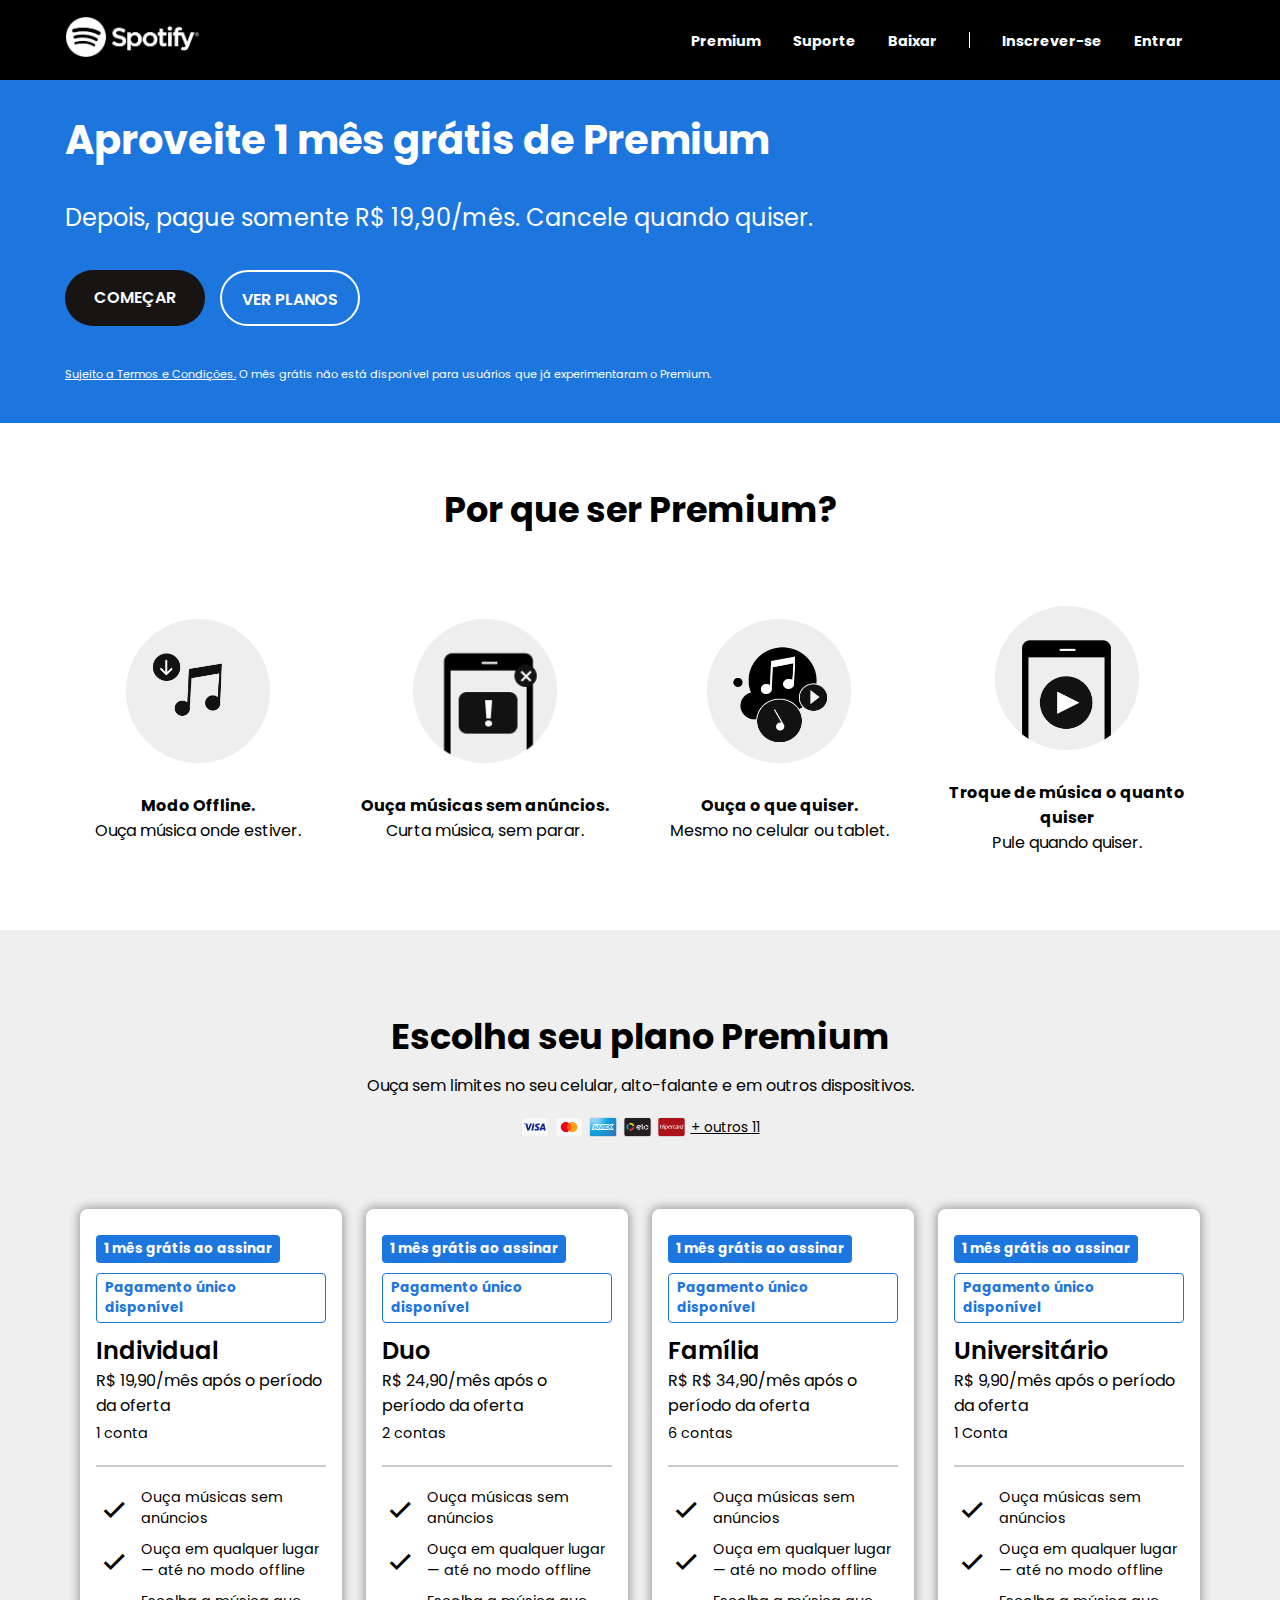
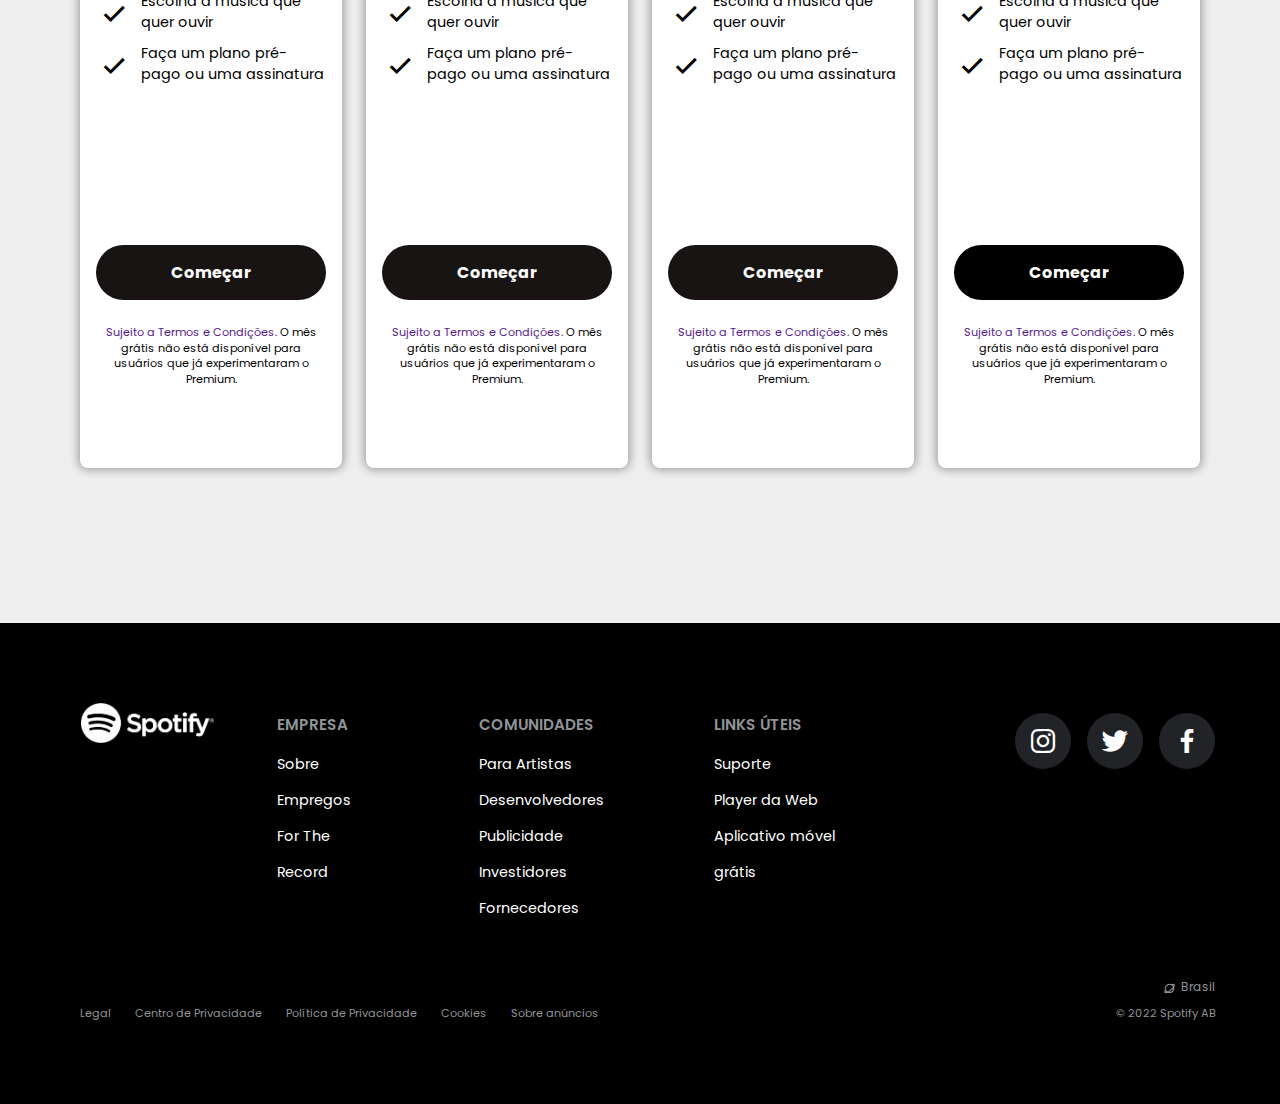
<file: index.html>
<!DOCTYPE html>
<html lang="pt-br">
<head>
    <meta charset="UTF-8">
    <meta http-equiv="X-UA-Compatible" content="IE=edge">
    <meta name="viewport" content="width=device-width, initial-scale=1.0">

    <link href='https://unpkg.com/boxicons@2.1.2/css/boxicons.min.css' rel='stylesheet'>

    <link rel="stylesheet" href="/css/global.css">
    <link rel="stylesheet" href="/css/style.css">

    <script src="/index.js" defer></script>

    <title>Clone Spotify | By Villar</title>
</head>
<body>

    <header>
        <div class="header" id="container">
            <a href="index.html">
                <img class="logo" src="/images/logo.png" alt="logo-spotify">
            </a>

            <nav>
                <ul id="navbar">
                    <i onclick="closeBtn()" id="closeBtn" class='bx bx-x'></i>
                    <li><a href="index.html">Premium</a></li>
                    <li><a href="suporte.html">Suporte</a></li>
                    <li><a href="download.html">Baixar</a></li>
                    <li class="vertical_line"></li>
                    <li><a href="inscrever.html">Inscrever-se</a></li>
                    <li><a href="login.html">Entrar</a></li>
                    <li>
                        <a href="index.html"><img id="list_logo" src="/images/logo.png" alt=""></a>
                    </li>
                </ul>
                <i onclick="openBtn()" id="openBtn" class='bx bx-menu'></i>
            </nav>
        </div>
    </header>

    <main>
        <section id="container">
            <div class="discount_container">
                <div class="discount_title">
                    <h1>Aproveite 1 mês grátis de Premium</h1>
                </div>
                <div class="discount_subtitle">
                    <h2>Depois, pague somente R$ 19,90/mês. Cancele quando quiser.</h2>
                </div>

                <div class="btn_container">
                    <div class="btn_start">
                        <a href="#">Começar</a>
                    </div>
                    <div class="btn_plans">
                        <a href="#plans">Ver Planos</a>
                    </div>
                </div>

                <div class="terms_container">
                    <small><a class="underline" href="">Sujeito a Termos e Condições.</a>
                        O mês grátis não está disponível 
                        para usuários que já experimentaram 
                        o Premium.
                    </small>
                </div>
            </div>
        </section>
    </main>

    <section id="container">
        <div class="premium__container">
            <div class="premium_title">
                <h1>Por que ser Premium?</h1>
            </div>

            <div class="premium_image__list">
                <ul>
                    <li>
                        <img src="/images/imagem1.png" alt="">
                        <div class="premium_desc">
                            <h4>Modo Offline.</h4>
                            <span>Ouça música onde estiver.</span>
                        </div>
                    </li>
                    <li>
                        <img src="/images/imagem2.png" alt="">
                        <div class="premium_desc">
                            <h4>Ouça músicas sem anúncios.</h4>
                            <span>Curta música, sem parar.</span>
                        </div>
                    </li>
                    <li>
                        <img src="/images/imagem3.png" alt="">
                        <div class="premium_desc">
                            <h4>Ouça o que quiser.</h4>
                            <span>Mesmo no celular ou tablet.</span>
                        </div>
                    </li>
                    <li>
                        <img src="/images/imagem4.png" alt="">
                        <div class="premium_desc">
                            <h4>Troque de música o quanto <br> quiser</h4>
                            <span>Pule quando quiser.</span>
                        </div>
                    </li>
                </ul>
            </div>
        </div>
    </section>

    <section id="choose_plans">
        <div id="container">
            <div class="plans_container" id="plans">
                <div class="plans_title">
                    <h2>Escolha seu plano Premium</h2>
                    <h3>Ouça sem limites no seu celular, alto-falante e em outros dispositivos.</h3>
                </div>

                <div class="plans_cards">
                    <img src="/images/visa.svg" alt="visa-card">
                    <img src="/images/mastercard.svg" alt="mastercard">
                    <img src="/images/amex.svg" alt="amex-card">
                    <img src="/images/elo.svg" alt="elo-card">
                    <img src="/images/hipercard.svg" alt="hipercard">

                    <div id="dropdown_cards">
                        <span id="dropdownspan">+ outros 11</span>
                        <div id="card_box" class="cards_container">
                            <ul>
                                <li>
                                    <img src="/images/itau.svg" alt="">
                                </li>
                                <li>
                                    <img src="/images/santander.svg" alt="">
                                </li>
                                <li>
                                    <img src="/images/bradesco.svg" alt="">
                                </li>
                                <li>
                                    <img src="/images/bancodobrasil.svg" alt="">
                                </li>
                                <li>
                                    <img src="/images/caixa.svg" alt="">
                                </li>
                                <li>
                                    <img src="/images/inter.svg" alt="">
                                </li>
                                <li>
                                    <img src="/images/boleto.svg" alt="">
                                </li>
                                <li>
                                    <img src="/images/nubank.svg" alt="">
                                </li>
                                <li>
                                    <img src="/images/original.svg" alt="">
                                </li>
                                <li>
                                    <img src="/images/next.svg" alt="">
                                </li>
                                <li>
                                    <img src="/images/sicredi.svg" alt="">
                                </li>
                            </ul>
                        </div>
                    </div>
                </div>

                <div class="plans_tables">
                    <article class="plan_table">
                        <div class="plan_table__titles">
                            <span>1 mês grátis ao assinar</span>
                            <br>
                            <span>Pagamento único disponível</span>
                        </div>

                        <div class="plan_table__title">
                            <h2>Individual</h2>
                            <p>R$ 19,90/mês após o período da oferta</p>
                            <span>1 conta</span>
                        </div>

                        <div class="plan_checks">
                            <div class="plan__check">
                                <i class='bx bx-check'></i>
                                <p>Ouça músicas sem anúncios</p>
                            </div>
                            <div class="plan__check">
                                <i class='bx bx-check'></i>
                                <p>Ouça em qualquer lugar — até no modo offline</p>
                            </div>
                            <div class="plan__check">
                                <i class='bx bx-check'></i>
                                <p>Escolha a música que quer ouvir</p>
                            </div>
                            <div class="plan__check">
                                <i class='bx bx-check'></i>
                                <p>Faça um plano pré-pago ou uma assinatura</p>
                            </div>
                        </div>

                        <div class="plans_btn">
                            <a href="">Começar</a>
                        </div>

                        <div class="plans_small__text">
                            <span>
                                <a href="">Sujeito a Termos e Condições.</a> O mês grátis não está disponível para usuários que já experimentaram o Premium.
                            </span>
                        </div>
                    </article>

                    <article class="plan_table">
                        <div class="plan_table__titles">
                            <span>1 mês grátis ao assinar</span>
                            <br>
                            <span>Pagamento único disponível</span>
                        </div>

                        <div class="plan_table__title">
                            <h2>Duo</h2>
                            <p>R$ 24,90/mês após o período da oferta</p>
                            <span>2 contas</span>
                        </div>

                        <div class="plan_checks">
                            <div class="plan__check">
                                <i class='bx bx-check'></i>
                                <p>Ouça músicas sem anúncios</p>
                            </div>
                            <div class="plan__check">
                                <i class='bx bx-check'></i>
                                <p>Ouça em qualquer lugar — até no modo offline</p>
                            </div>
                            <div class="plan__check">
                                <i class='bx bx-check'></i>
                                <p>Escolha a música que quer ouvir</p>
                            </div>
                            <div class="plan__check">
                                <i class='bx bx-check'></i>
                                <p>Faça um plano pré-pago ou uma assinatura</p>
                            </div>
                        </div>

                        <div class="plans_btn">
                            <a href="">Começar</a>
                        </div>

                        <div class="plans_small__text">
                            <span>
                                <a href="">Sujeito a Termos e Condições.</a> O mês grátis não está disponível para usuários que já experimentaram o Premium.
                            </span>
                        </div>
                    </article>

                    <article class="plan_table">
                        <div class="plan_table__titles">
                            <span>1 mês grátis ao assinar</span>
                            <br>
                            <span>Pagamento único disponível</span>
                        </div>

                        <div class="plan_table__title">
                            <h2>Família</h2>
                            <p>R$ R$ 34,90/mês após o período da oferta</p>
                            <span>6 contas</span>
                        </div>

                        <div class="plan_checks">
                            <div class="plan__check">
                                <i class='bx bx-check'></i>
                                <p>Ouça músicas sem anúncios</p>
                            </div>
                            <div class="plan__check">
                                <i class='bx bx-check'></i>
                                <p>Ouça em qualquer lugar — até no modo offline</p>
                            </div>
                            <div class="plan__check">
                                <i class='bx bx-check'></i>
                                <p>Escolha a música que quer ouvir</p>
                            </div>
                            <div class="plan__check">
                                <i class='bx bx-check'></i>
                                <p>Faça um plano pré-pago ou uma assinatura</p>
                            </div>
                        </div>

                        <div class="plans_btn">
                            <a href="">Começar</a>
                        </div>

                        <div class="plans_small__text">
                            <span>
                                <a href="">Sujeito a Termos e Condições.</a> O mês grátis não está disponível para usuários que já experimentaram o Premium.
                            </span>
                        </div>
                    </article>

                    <article class="plan_table">
                        <div class="plan_table__titles">
                            <span>1 mês grátis ao assinar</span>
                            <br>
                            <span>Pagamento único disponível</span>
                        </div>

                        <div class="plan_table__title">
                            <h2>Universitário</h2>
                            <p>R$ 9,90/mês após o período da oferta</p>
                            <span>1 Conta</span>
                        </div>

                        <div class="plan_checks">
                            <div class="plan__check">
                                <i class='bx bx-check'></i>
                                <p>Ouça músicas sem anúncios</p>
                            </div>
                            <div class="plan__check">
                                <i class='bx bx-check'></i>
                                <p>Ouça em qualquer lugar — até no modo offline</p>
                            </div>
                            <div class="plan__check">
                                <i class='bx bx-check'></i>
                                <p>Escolha a música que quer ouvir</p>
                            </div>
                            <div class="plan__check">
                                <i class='bx bx-check'></i>
                                <p>Faça um plano pré-pago ou uma assinatura</p>
                            </div>
                        </div>

                        <div class="plans_btn">
                            <a id="university_btn" href="">Começar</a>
                        </div>

                        <div class="plans_small__text">
                            <span>
                                <a href="">Sujeito a Termos e Condições.</a> O mês grátis não está disponível para usuários que já experimentaram o Premium.
                            </span>
                        </div>
                    </article>
                </div>
            </div>
        </div>
    </section>

    <footer>
        <section id="container">
            <div class="footer_infos">
                <div class="logo">
                    <img src="/images/logo.png" alt="logo-spotify">
                </div>

                <div class="footer_list__container">
                    <div class="footer_list">
                        <ul>
                            <li class="footer_list__title">Empresa</li>
                            <li><a href="">Sobre</a></li>
                            <li><a href="">Empregos</a></li>
                            <li><a href="">For The Record</a></li>
                        </ul>
                    </div>

                    <div class="footer_list">
                        <ul>
                            <li class="footer_list__title">Comunidades</li>
                            <li><a href="">Para Artistas</a></li>
                            <li><a href="">Desenvolvedores</a></li>
                            <li><a href="">Publicidade</a></li>
                            <li><a href="">Investidores</a></li>
                            <li><a href="">Fornecedores</a></li>
                        </ul>
                    </div>

                    <div class="footer_list">
                        <ul>
                            <li class="footer_list__title">Links Úteis</li>
                            <li><a href="">Suporte</a></li>
                            <li><a href="">Player da Web</a></li>
                            <li><a href="">Aplicativo móvel grátis</a></li>
                        </ul>
                    </div>
                </div>

                <div class="footer_socials__container">
                    <div class="socials_icons">
                        <i class='bx bxl-instagram'></i>
                        <i class='bx bxl-twitter'></i>
                        <i class='bx bxl-facebook'></i>
                    </div>
                </div>
                
            </div>

            <div class="local_span">
                <div class="planet_icon">
                    <i class='bx bx-planet'></i>
                </div>
                <div class="planet_smalltext">
                    <a href="">Brasil</a>
                </div>
            </div>

            <div class="last_footer">
                <ul class="last_footer__list">
                    <li><a href="">Legal</a></li>
                    <li><a href="">Centro de Privacidade</a></li>
                    <li><a href="">Política de Privacidade</a></li>
                    <li><a href="">Cookies</a></li>
                    <li><a href="">Sobre anúncios</a></li>
                </ul>

                <div class="copyright">
                    <span>&copy; 2022 Spotify AB</span>
                </div>
            </div>
        </section>
    </footer>
    
</body>
</html>
</file>
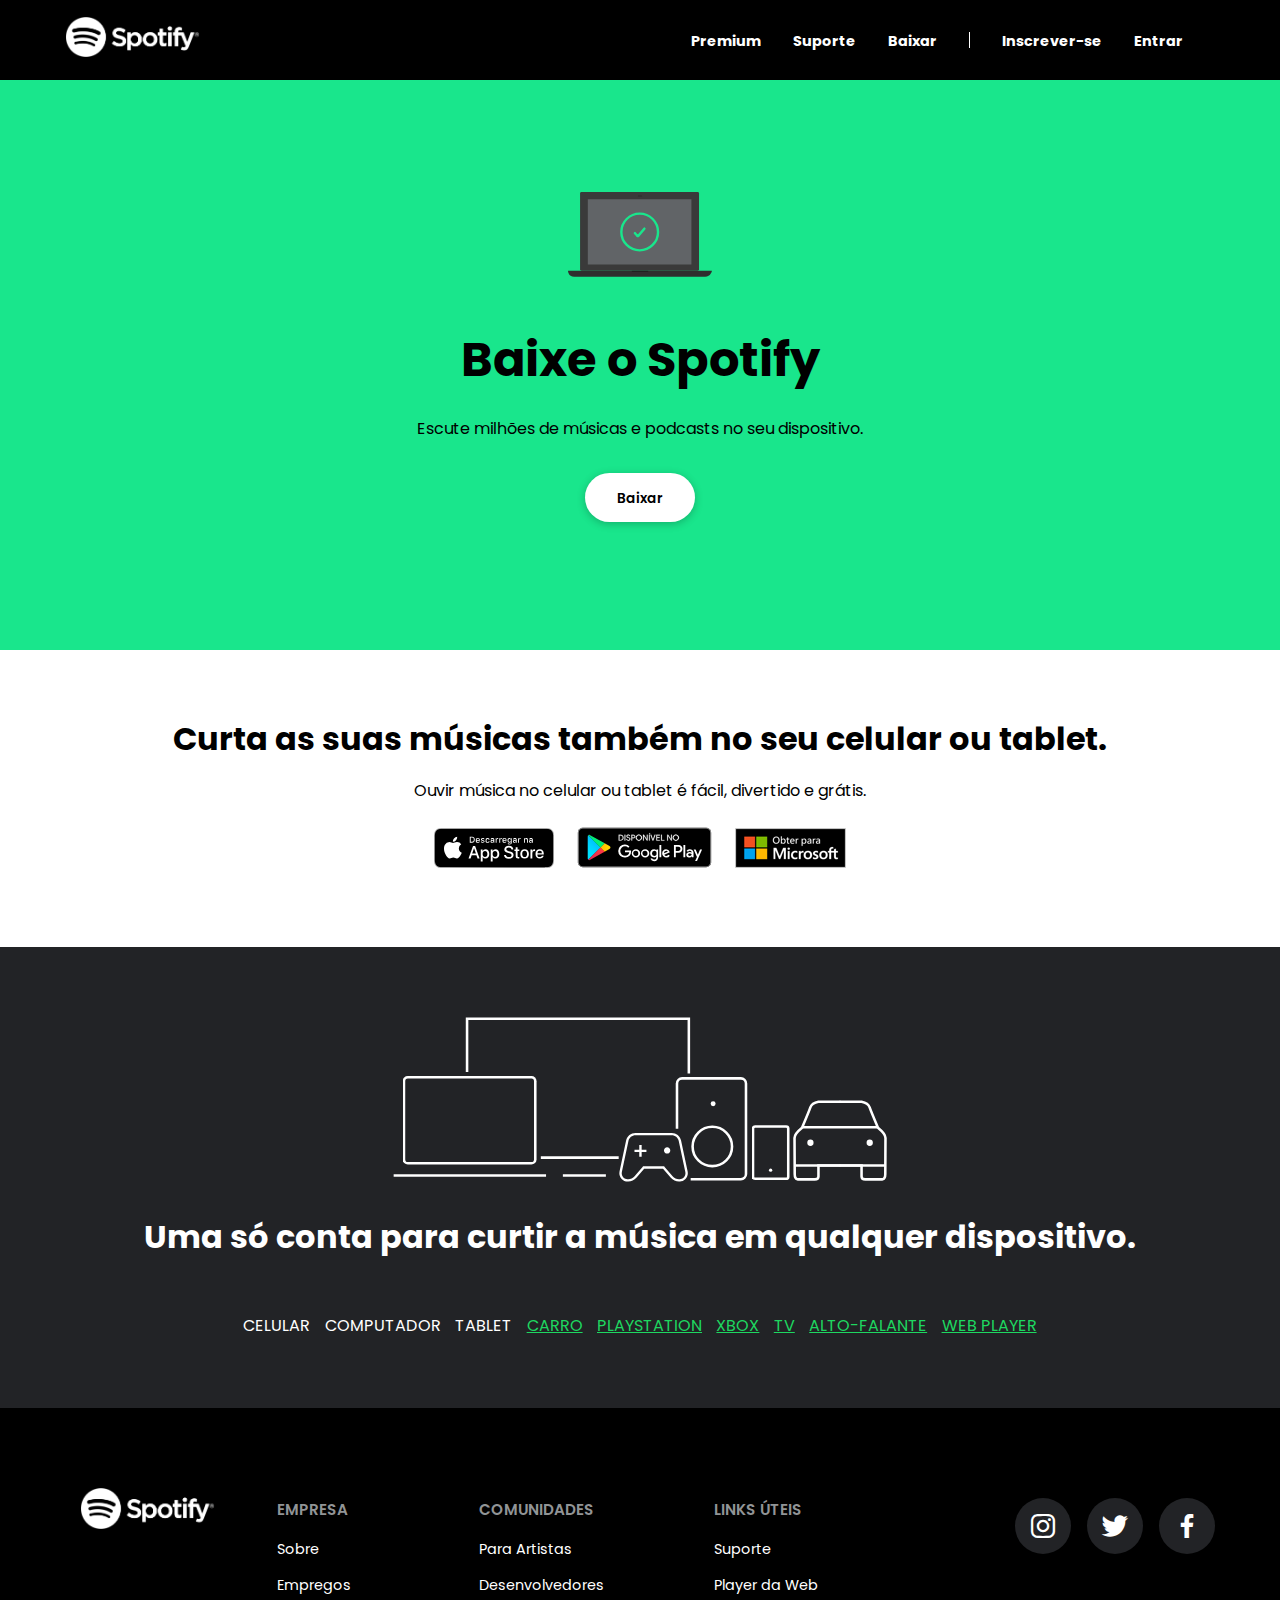
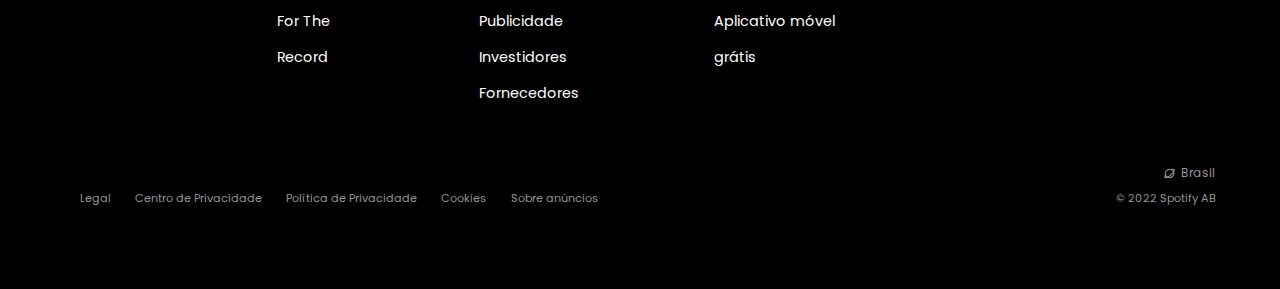
<file: download.html>
<!DOCTYPE html>
<html lang="en">
<head>
    <meta charset="UTF-8">
    <meta http-equiv="X-UA-Compatible" content="IE=edge">
    <meta name="viewport" content="width=device-width, initial-scale=1.0">

    <link href='https://unpkg.com/boxicons@2.1.2/css/boxicons.min.css' rel='stylesheet'>

    <link rel="stylesheet" href="/css/global.css">
    <link rel="stylesheet" href="/css/style.css">

    <script src="/index.js" defer></script>

    <title>Download - Spotify | By Villar</title>
</head>
<body>

    <header>
        <div class="header" id="container">
            <a href="index.html">
                <img class="logo" src="/images/logo.png" alt="logo-spotify">
            </a>

            <nav>
                <ul id="navbar">
                    <i onclick="closeBtn()" id="closeBtn" class='bx bx-x'></i>
                    <li><a href="index.html">Premium</a></li>
                    <li><a href="suporte.html">Suporte</a></li>
                    <li><a href="download.html">Baixar</a></li>
                    <li class="vertical_line"></li>
                    <li><a href="inscrever.html">Inscrever-se</a></li>
                    <li><a href="login.html">Entrar</a></li>
                    <li>
                        <a href="index.html"><img id="list_logo" src="/images/logo.png" alt=""></a>
                    </li>
                </ul>
                <i onclick="openBtn()" id="openBtn" class='bx bx-menu'></i>
            </nav>
        </div>
    </header>

    <main class="download_container">
        <div class="download_content">
            <div class="download_images">
                <img src="/images/laptop.svg" alt="">
                <img src="/images/circle.svg" alt="">
                <img src="/images/check.svg" alt="">
            </div>

            <div class="download_texts">
                <h1>Baixe o Spotify</h1>
                <p>Escute milhões de músicas e podcasts no seu dispositivo.</p>
            </div>

            <div class="download_btn">
                <a href="">Baixar</a>
            </div>
        </div>
    </main>

    <section class="store_container">
        <div class="store_content">
            <h1>Curta as suas músicas também no seu celular ou tablet.</h1>
            Ouvir música no celular ou tablet é fácil, divertido e grátis.

            <div class="companies">
                <img src="/images/appstore.svg" alt="">
                <img src="/images/googleplay.svg" alt="">
                <img src="/images/microsoft.png" alt="">
            </div>
        </div>
    </section>

    <section class="list_download">
        <div class="list_content">
            <img src="/images/dispositivos.svg" alt="">
            <h1>Uma só conta para curtir a música em qualquer dispositivo.</h1>

            <div class="list_container">
                <ul>
                    <li>Celular</li>
                    <li>Computador</li>
                    <li>Tablet</li>
                    <li><a href="">Carro</a></li>
                    <li><a href="">Playstation</a></li>
                    <li><a href="">Xbox</a></li>
                    <li><a href="">Tv</a></li>
                    <li><a href="">Alto-falante</a></li>
                    <li><a href="">Web Player</a></li>
                </ul>
            </div>
        </div>
    </section>

    <footer>
        <section id="container">
            <div class="footer_infos">
                <div class="logo">
                    <img src="/images/logo.png" alt="logo-spotify">
                </div>

                <div class="footer_list__container">
                    <div class="footer_list">
                        <ul>
                            <li class="footer_list__title">Empresa</li>
                            <li><a href="">Sobre</a></li>
                            <li><a href="">Empregos</a></li>
                            <li><a href="">For The Record</a></li>
                        </ul>
                    </div>

                    <div class="footer_list">
                        <ul>
                            <li class="footer_list__title">Comunidades</li>
                            <li><a href="">Para Artistas</a></li>
                            <li><a href="">Desenvolvedores</a></li>
                            <li><a href="">Publicidade</a></li>
                            <li><a href="">Investidores</a></li>
                            <li><a href="">Fornecedores</a></li>
                        </ul>
                    </div>

                    <div class="footer_list">
                        <ul>
                            <li class="footer_list__title">Links Úteis</li>
                            <li><a href="">Suporte</a></li>
                            <li><a href="">Player da Web</a></li>
                            <li><a href="">Aplicativo móvel grátis</a></li>
                        </ul>
                    </div>
                </div>

                <div class="footer_socials__container">
                    <div class="socials_icons">
                        <i class='bx bxl-instagram'></i>
                        <i class='bx bxl-twitter'></i>
                        <i class='bx bxl-facebook'></i>
                    </div>
                </div>
                
            </div>

            <div class="local_span">
                <div class="planet_icon">
                    <i class='bx bx-planet'></i>
                </div>
                <div class="planet_smalltext">
                    <a href="">Brasil</a>
                </div>
            </div>

            <div class="last_footer">
                <ul class="last_footer__list">
                    <li><a href="">Legal</a></li>
                    <li><a href="">Centro de Privacidade</a></li>
                    <li><a href="">Política de Privacidade</a></li>
                    <li><a href="">Cookies</a></li>
                    <li><a href="">Sobre anúncios</a></li>
                </ul>

                <div class="copyright">
                    <span>&copy; 2022 Spotify AB</span>
                </div>
            </div>
        </section>
    </footer>
    
</body>
</html>
</file>
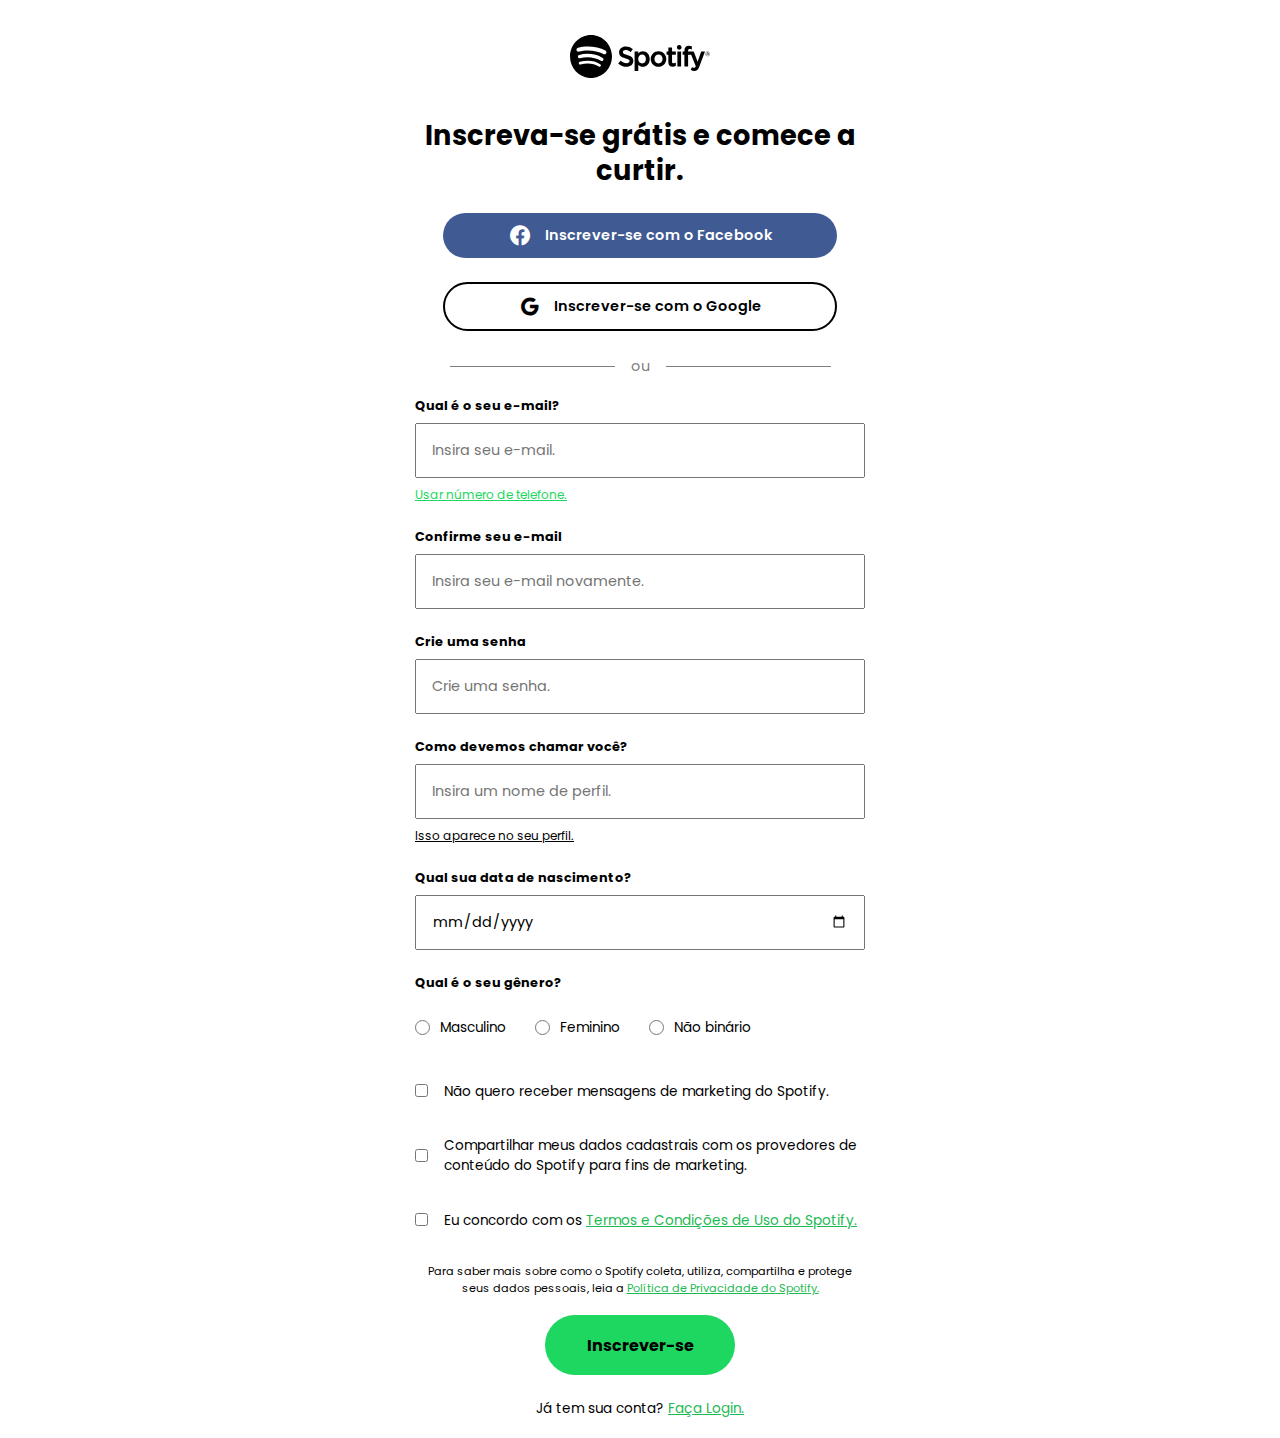
<file: inscrever.html>
<!DOCTYPE html>
<html lang="en">
<head>
    <meta charset="UTF-8">
    <meta http-equiv="X-UA-Compatible" content="IE=edge">
    <meta name="viewport" content="width=device-width, initial-scale=1.0">

    <link href='https://unpkg.com/boxicons@2.1.2/css/boxicons.min.css' rel='stylesheet'>

    <link rel="stylesheet" href="/css/global.css">
    <link rel="stylesheet" href="/css/signup.css">

    <script src="/index.js" defer></script>
    <title>Inscrever-se - Spotify | By Villar</title>
</head>
<body>

    <div id="container">
       <div class="header_container">
                <svg role="img" viewBox="0 0 78 24" class="Svg-sc-6c3c1v-0 bMXUqj"><path d="M18.616 10.639c-3.77-2.297-9.99-2.509-13.59-1.388a1.077 1.077 0 0 1-1.164-.363 1.14 1.14 0 0 1-.119-1.237c.136-.262.37-.46.648-.548 4.132-1.287 11-1.038 15.342 1.605a1.138 1.138 0 0 1 .099 1.863 1.081 1.081 0 0 1-.813.213c-.142-.02-.28-.07-.403-.145Zm-.124 3.402a.915.915 0 0 1-.563.42.894.894 0 0 1-.69-.112c-3.144-1.983-7.937-2.557-11.657-1.398a.898.898 0 0 1-.971-.303.952.952 0 0 1-.098-1.03.929.929 0 0 1 .54-.458c4.248-1.323 9.53-.682 13.14 1.595a.95.95 0 0 1 .3 1.286Zm-1.43 3.267a.73.73 0 0 1-.45.338.712.712 0 0 1-.553-.089c-2.748-1.722-6.204-2.111-10.276-1.156a.718.718 0 0 1-.758-.298.745.745 0 0 1-.115-.265.757.757 0 0 1 .092-.563.737.737 0 0 1 .457-.333c4.455-1.045 8.277-.595 11.361 1.338a.762.762 0 0 1 .241 1.028ZM11.696 0C5.237 0 0 5.373 0 12c0 6.628 5.236 12 11.697 12 6.46 0 11.698-5.372 11.698-12 0-6.627-5.238-12-11.699-12h.001Zm20.126 11.078c-2.019-.494-2.379-.84-2.379-1.57 0-.688.633-1.151 1.572-1.151.91 0 1.814.352 2.76 1.076a.131.131 0 0 0 .187-.03l.987-1.426a.139.139 0 0 0-.025-.185c-1.127-.928-2.396-1.378-3.88-1.378-2.18 0-3.703 1.342-3.703 3.263 0 2.06 1.315 2.788 3.585 3.352 1.932.457 2.258.84 2.258 1.524 0 .757-.659 1.229-1.72 1.229-1.18 0-2.141-.408-3.216-1.364a.13.13 0 0 0-.188.016l-1.106 1.35a.137.137 0 0 0 .013.188c1.252 1.147 2.79 1.752 4.451 1.752 2.35 0 3.869-1.317 3.869-3.356 0-1.723-1.003-2.676-3.465-3.29Zm10.487 2.31c0 1.454-.874 2.47-2.125 2.47-1.235 0-2.169-1.061-2.169-2.47 0-1.41.933-2.47 2.17-2.47 1.23 0 2.124 1.038 2.124 2.47Zm-1.706-4.354c-1.018 0-1.854.412-2.543 1.256v-.95a.136.136 0 0 0-.038-.095.132.132 0 0 0-.093-.04h-1.81a.131.131 0 0 0-.093.04.136.136 0 0 0-.039.096v10.546c0 .076.06.137.133.137h1.809a.132.132 0 0 0 .093-.041.136.136 0 0 0 .038-.096v-3.329c.69.794 1.525 1.18 2.543 1.18 1.893 0 3.808-1.494 3.808-4.35 0-2.858-1.915-4.354-3.808-4.354Zm8.72 6.839c-1.297 0-2.274-1.068-2.274-2.486 0-1.422.943-2.455 2.244-2.455 1.305 0 2.288 1.069 2.288 2.487 0 1.422-.949 2.454-2.258 2.454Zm0-6.838c-2.438 0-4.347 1.926-4.347 4.383 0 2.432 1.896 4.338 4.317 4.338 2.445 0 4.36-1.92 4.36-4.369 0-2.44-1.901-4.353-4.33-4.353Zm9.535.17h-1.99V7.117a.136.136 0 0 0-.08-.126.13.13 0 0 0-.052-.01h-1.809a.133.133 0 0 0-.093.04.136.136 0 0 0-.038.095v2.087h-.87a.131.131 0 0 0-.122.085.139.139 0 0 0-.01.052v1.595c0 .074.06.135.132.135h.87v4.126c0 1.667.809 2.513 2.404 2.513.648 0 1.186-.138 1.694-.434a.135.135 0 0 0 .067-.117V15.64a.137.137 0 0 0-.063-.115.13.13 0 0 0-.129-.006c-.349.18-.685.263-1.061.263-.58 0-.84-.271-.84-.876V11.07h1.99a.13.13 0 0 0 .094-.04.136.136 0 0 0 .039-.096V9.339a.137.137 0 0 0-.039-.096.132.132 0 0 0-.094-.04v.001Zm6.934.007v-.255c0-.755.281-1.092.914-1.092.376 0 .68.077 1.019.194a.13.13 0 0 0 .118-.02.135.135 0 0 0 .056-.11V6.365a.137.137 0 0 0-.026-.081.133.133 0 0 0-.068-.05 4.852 4.852 0 0 0-1.502-.22c-1.67 0-2.554.965-2.554 2.788v.393h-.87a.132.132 0 0 0-.093.04.136.136 0 0 0-.038.096v1.603c0 .075.059.136.132.136h.87v6.364c0 .075.058.135.131.135h1.809c.072 0 .131-.06.131-.135V11.07h1.69l2.586 6.362c-.294.669-.583.802-.977.802-.319 0-.654-.098-.998-.29a.133.133 0 0 0-.105-.01.135.135 0 0 0-.078.072l-.612 1.38a.137.137 0 0 0 .056.175 3.733 3.733 0 0 0 1.932.508c1.334 0 2.073-.638 2.724-2.355l3.137-8.317a.14.14 0 0 0-.014-.126.131.131 0 0 0-.108-.06h-1.883a.132.132 0 0 0-.126.092l-1.928 5.651L69.006 9.3a.133.133 0 0 0-.124-.088h-3.09v.001Zm-4.02-.008h-1.809a.132.132 0 0 0-.093.041.136.136 0 0 0-.038.096v8.094c0 .075.06.135.132.135h1.809c.072 0 .131-.06.131-.135V9.34a.136.136 0 0 0-.038-.096.133.133 0 0 0-.094-.04Zm-.896-3.685a1.295 1.295 0 0 0-.919.393c-.243.25-.379.586-.377.937a1.342 1.342 0 0 0 .377.938 1.304 1.304 0 0 0 .92.393c.346-.002.677-.143.92-.393s.379-.587.377-.938c0-.735-.581-1.33-1.296-1.33h-.002Zm15.918 4.49h-.331v.434h.331c.165 0 .264-.083.264-.216 0-.142-.099-.217-.264-.217Zm.215.619.36.517h-.304l-.323-.474h-.279v.474h-.254v-1.37h.595c.31 0 .515.163.515.436a.412.412 0 0 1-.31.417Zm-.282-1.31c-.652 0-1.146.532-1.146 1.183 0 .65.49 1.175 1.139 1.175.652 0 1.147-.532 1.147-1.183 0-.65-.492-1.174-1.14-1.174Zm-.007 2.488a1.259 1.259 0 0 1-.904-.384 1.296 1.296 0 0 1-.368-.92c0-.717.563-1.314 1.279-1.314a1.259 1.259 0 0 1 .903.384 1.295 1.295 0 0 1 .369.921c0 .717-.563 1.314-1.279 1.314Z"></path></svg>
            
                <div class="header_text">
                    <h1>Inscreva-se grátis e comece a curtir.</h1>
                </div>

                <div class="header_buttons">
                    <div id="facebook_btn">
                        <i class='bx bxl-facebook-circle'></i>
                        <a href="">Inscrever-se com o Facebook</a>
                    </div>

                    <div id="google_btn">
                        <i class='bx bxl-google'></i>
                        <a href="">Inscrever-se com o Google</a>
                    </div>
                </div>

                <div class="divisors">
                    <div class="divisor"></div>
                    <span>ou</span>
                    <div class="divisor"></div>
                </div>
            </div>

            <form action="">
                <div class="form_group">
                    <label for="">Qual é o seu e-mail?</label>
                    <input id="email" onclick="changeBorderColor()" type="email" name="email" placeholder="Insira seu e-mail." required>
                    <a href="">Usar número de telefone.</a>
                </div>

                <div class="form_group">
                    <label for="">Confirme seu e-mail</label>
                    <input id="confirm_email" onclick="changeBorderColor()" type="email" name="email" placeholder="Insira seu e-mail novamente." required>
                </div>

                <div class="form_group">
                    <label for="">Crie uma senha</label>
                    <input type="password" name="password" placeholder="Crie uma senha." required>
                </div>

                <div class="form_group">
                    <label for="">Como devemos chamar você?</label>
                    <input type="text" name="name" placeholder="Insira um nome de perfil." required>
                    <span>Isso aparece no seu perfil.</span>
                </div>

                <div class="form_group">
                    <label for="">Qual sua data de nascimento?</label>
                    <input type="date" name="birthday" placeholder="Insira um nome de perfil." required>
                </div>

                <div class="form_group">
                    <label for="">Qual é o seu gênero?</label>
                    <div class="radio_container">
                        <div class="radio_content">
                            <input type="radio" name="radio" required>
                            <label for="">Masculino</label>
                        </div>

                        <div class="radio_content">
                            <input type="radio" name="radio" required>
                            <label for="">Feminino</label>
                        </div>

                        <div class="radio_content">
                            <input type="radio" name="radio" required>
                            <label for="">Não binário</label>
                        </div>
                    </div>
                </div>

                <div class="checkbox_container">
                    <div class="checkbox">
                        <input type="checkbox">
                        <p>Não quero receber mensagens de marketing do Spotify.</p>
                    </div>

                    <div class="checkbox">
                        <input type="checkbox">
                        <p>Compartilhar meus dados cadastrais com os provedores de conteúdo do Spotify para fins de marketing.</p>
                    </div>

                    <div class="checkbox">
                        <input type="checkbox">
                        <p>Eu concordo com os <a href="">Termos e Condições de Uso do Spotify.</a></p>
                    </div>
                </div>

                <div class="recaptcha_container">
                    <div class="g-recaptcha" data-sitekey="6LeUJUEhAAAAAKW2zBZ_96pJEteb_QLMkJf8o-40"></div>
                </div>

                <div class="last_text">
                    <p>Para saber mais sobre como o Spotify coleta, utiliza, compartilha e protege seus dados pessoais, leia a <a href="">Política de Privacidade do Spotify.</a></p>
                </div>

                <div class="btn_submit">
                    <button type="button">Inscrever-se</button>
                </div>

                <div class="last_text">
                    <span>Já tem sua conta? <a href="login.html">Faça Login.</a></span>
                </div>
        </form>
    </div>

    
    <script src='https://www.google.com/recaptcha/api.js'></script>
    <script src='https://www.google.com/recaptcha/api.js?hl=es'></script>
</body>
</html>
</file>
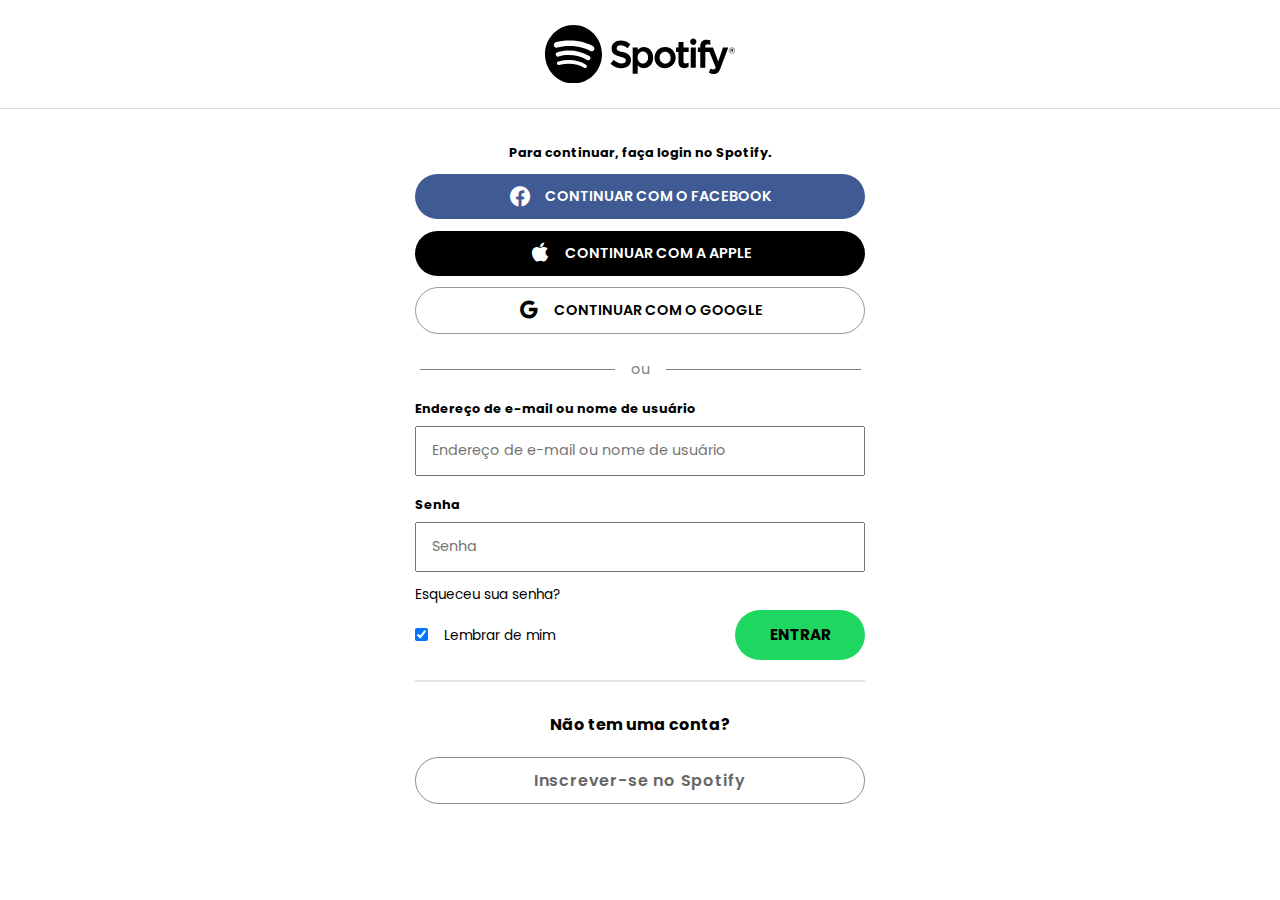
<file: login.html>
<!DOCTYPE html>
<html lang="en">
<head>
    <meta charset="UTF-8">
    <meta http-equiv="X-UA-Compatible" content="IE=edge">
    <meta name="viewport" content="width=device-width, initial-scale=1.0">
    <title>Login - Spotify | By Villar</title>

    <link href='https://unpkg.com/boxicons@2.1.2/css/boxicons.min.css' rel='stylesheet'>

    <link rel="stylesheet" href="/css/global.css">
    <link rel="stylesheet" href="/css/login.css">

    <script src="/index.js" defer></script>

</head>
<body>

    <header class="header_container">
        <svg role="img" viewBox="0 0 78 24" height="100%" class="Svg-sc-6c3c1v-0 jrsLlJ"><path d="M18.616 10.639c-3.77-2.297-9.99-2.509-13.59-1.388a1.077 1.077 0 0 1-1.164-.363 1.14 1.14 0 0 1-.119-1.237c.136-.262.37-.46.648-.548 4.132-1.287 11-1.038 15.342 1.605a1.138 1.138 0 0 1 .099 1.863 1.081 1.081 0 0 1-.813.213c-.142-.02-.28-.07-.403-.145Zm-.124 3.402a.915.915 0 0 1-.563.42.894.894 0 0 1-.69-.112c-3.144-1.983-7.937-2.557-11.657-1.398a.898.898 0 0 1-.971-.303.952.952 0 0 1-.098-1.03.929.929 0 0 1 .54-.458c4.248-1.323 9.53-.682 13.14 1.595a.95.95 0 0 1 .3 1.286Zm-1.43 3.267a.73.73 0 0 1-.45.338.712.712 0 0 1-.553-.089c-2.748-1.722-6.204-2.111-10.276-1.156a.718.718 0 0 1-.758-.298.745.745 0 0 1-.115-.265.757.757 0 0 1 .092-.563.737.737 0 0 1 .457-.333c4.455-1.045 8.277-.595 11.361 1.338a.762.762 0 0 1 .241 1.028ZM11.696 0C5.237 0 0 5.373 0 12c0 6.628 5.236 12 11.697 12 6.46 0 11.698-5.372 11.698-12 0-6.627-5.238-12-11.699-12h.001Zm20.126 11.078c-2.019-.494-2.379-.84-2.379-1.57 0-.688.633-1.151 1.572-1.151.91 0 1.814.352 2.76 1.076a.131.131 0 0 0 .187-.03l.987-1.426a.139.139 0 0 0-.025-.185c-1.127-.928-2.396-1.378-3.88-1.378-2.18 0-3.703 1.342-3.703 3.263 0 2.06 1.315 2.788 3.585 3.352 1.932.457 2.258.84 2.258 1.524 0 .757-.659 1.229-1.72 1.229-1.18 0-2.141-.408-3.216-1.364a.13.13 0 0 0-.188.016l-1.106 1.35a.137.137 0 0 0 .013.188c1.252 1.147 2.79 1.752 4.451 1.752 2.35 0 3.869-1.317 3.869-3.356 0-1.723-1.003-2.676-3.465-3.29Zm10.487 2.31c0 1.454-.874 2.47-2.125 2.47-1.235 0-2.169-1.061-2.169-2.47 0-1.41.933-2.47 2.17-2.47 1.23 0 2.124 1.038 2.124 2.47Zm-1.706-4.354c-1.018 0-1.854.412-2.543 1.256v-.95a.136.136 0 0 0-.038-.095.132.132 0 0 0-.093-.04h-1.81a.131.131 0 0 0-.093.04.136.136 0 0 0-.039.096v10.546c0 .076.06.137.133.137h1.809a.132.132 0 0 0 .093-.041.136.136 0 0 0 .038-.096v-3.329c.69.794 1.525 1.18 2.543 1.18 1.893 0 3.808-1.494 3.808-4.35 0-2.858-1.915-4.354-3.808-4.354Zm8.72 6.839c-1.297 0-2.274-1.068-2.274-2.486 0-1.422.943-2.455 2.244-2.455 1.305 0 2.288 1.069 2.288 2.487 0 1.422-.949 2.454-2.258 2.454Zm0-6.838c-2.438 0-4.347 1.926-4.347 4.383 0 2.432 1.896 4.338 4.317 4.338 2.445 0 4.36-1.92 4.36-4.369 0-2.44-1.901-4.353-4.33-4.353Zm9.535.17h-1.99V7.117a.136.136 0 0 0-.08-.126.13.13 0 0 0-.052-.01h-1.809a.133.133 0 0 0-.093.04.136.136 0 0 0-.038.095v2.087h-.87a.131.131 0 0 0-.122.085.139.139 0 0 0-.01.052v1.595c0 .074.06.135.132.135h.87v4.126c0 1.667.809 2.513 2.404 2.513.648 0 1.186-.138 1.694-.434a.135.135 0 0 0 .067-.117V15.64a.137.137 0 0 0-.063-.115.13.13 0 0 0-.129-.006c-.349.18-.685.263-1.061.263-.58 0-.84-.271-.84-.876V11.07h1.99a.13.13 0 0 0 .094-.04.136.136 0 0 0 .039-.096V9.339a.137.137 0 0 0-.039-.096.132.132 0 0 0-.094-.04v.001Zm6.934.007v-.255c0-.755.281-1.092.914-1.092.376 0 .68.077 1.019.194a.13.13 0 0 0 .118-.02.135.135 0 0 0 .056-.11V6.365a.137.137 0 0 0-.026-.081.133.133 0 0 0-.068-.05 4.852 4.852 0 0 0-1.502-.22c-1.67 0-2.554.965-2.554 2.788v.393h-.87a.132.132 0 0 0-.093.04.136.136 0 0 0-.038.096v1.603c0 .075.059.136.132.136h.87v6.364c0 .075.058.135.131.135h1.809c.072 0 .131-.06.131-.135V11.07h1.69l2.586 6.362c-.294.669-.583.802-.977.802-.319 0-.654-.098-.998-.29a.133.133 0 0 0-.105-.01.135.135 0 0 0-.078.072l-.612 1.38a.137.137 0 0 0 .056.175 3.733 3.733 0 0 0 1.932.508c1.334 0 2.073-.638 2.724-2.355l3.137-8.317a.14.14 0 0 0-.014-.126.131.131 0 0 0-.108-.06h-1.883a.132.132 0 0 0-.126.092l-1.928 5.651L69.006 9.3a.133.133 0 0 0-.124-.088h-3.09v.001Zm-4.02-.008h-1.809a.132.132 0 0 0-.093.041.136.136 0 0 0-.038.096v8.094c0 .075.06.135.132.135h1.809c.072 0 .131-.06.131-.135V9.34a.136.136 0 0 0-.038-.096.133.133 0 0 0-.094-.04Zm-.896-3.685a1.295 1.295 0 0 0-.919.393c-.243.25-.379.586-.377.937a1.342 1.342 0 0 0 .377.938 1.304 1.304 0 0 0 .92.393c.346-.002.677-.143.92-.393s.379-.587.377-.938c0-.735-.581-1.33-1.296-1.33h-.002Zm15.918 4.49h-.331v.434h.331c.165 0 .264-.083.264-.216 0-.142-.099-.217-.264-.217Zm.215.619.36.517h-.304l-.323-.474h-.279v.474h-.254v-1.37h.595c.31 0 .515.163.515.436a.412.412 0 0 1-.31.417Zm-.282-1.31c-.652 0-1.146.532-1.146 1.183 0 .65.49 1.175 1.139 1.175.652 0 1.147-.532 1.147-1.183 0-.65-.492-1.174-1.14-1.174Zm-.007 2.488a1.259 1.259 0 0 1-.904-.384 1.296 1.296 0 0 1-.368-.92c0-.717.563-1.314 1.279-1.314a1.259 1.259 0 0 1 .903.384 1.295 1.295 0 0 1 .369.921c0 .717-.563 1.314-1.279 1.314Z"></path></svg>
    </header>

    <form action="">
        <div class="form_title">
            <span>Para continuar, faça login no Spotify.</span>
        </div>

        <div class="header_buttons">
            <div id="facebook_btn">
                <i class='bx bxl-facebook-circle'></i>
                <a href="">Continuar com o Facebook</a>
            </div>

            <div id="apple_btn">
                <i class='bx bxl-apple'></i>
                <a href="">Continuar com a Apple</a>
            </div>

            <div id="google_btn">
                <i class='bx bxl-google'></i>
                <a href="">Continuar com o Google</a>
            </div>
        </div>

        <div class="divisors">
            <div class="divisor"></div>
            <span>ou</span>
            <div class="divisor"></div>
        </div>

        <div class="form_group">
            <label for="">Endereço de e-mail ou nome de usuário</label>
            <input id="email" onclick="changeBorderColor()" type="email" name="email" placeholder="Endereço de e-mail ou nome de usuário" required>
        </div>

        <div class="form_group">
            <label for="">Senha</label>
            <input id="password" onclick="changeBorderColor()" type="password" name="password" placeholder="Senha" required>
            <a href="">Esqueceu sua senha?</a>
        </div>

        <div class="checkbox_btn">
            <div class="checkbox">
                <input type="checkbox" checked>
                <span>Lembrar de mim</span>
            </div>

            <div class="btn_login">
                <button type="button">Entrar</button>
            </div>
        </div>

        <div class="no_account">
            <h4>Não tem uma conta?</h4>
            <a href="inscrever.html">Inscrever-se no Spotify</a>
        </div>
    </form>
    
</body>
</html>
</file>
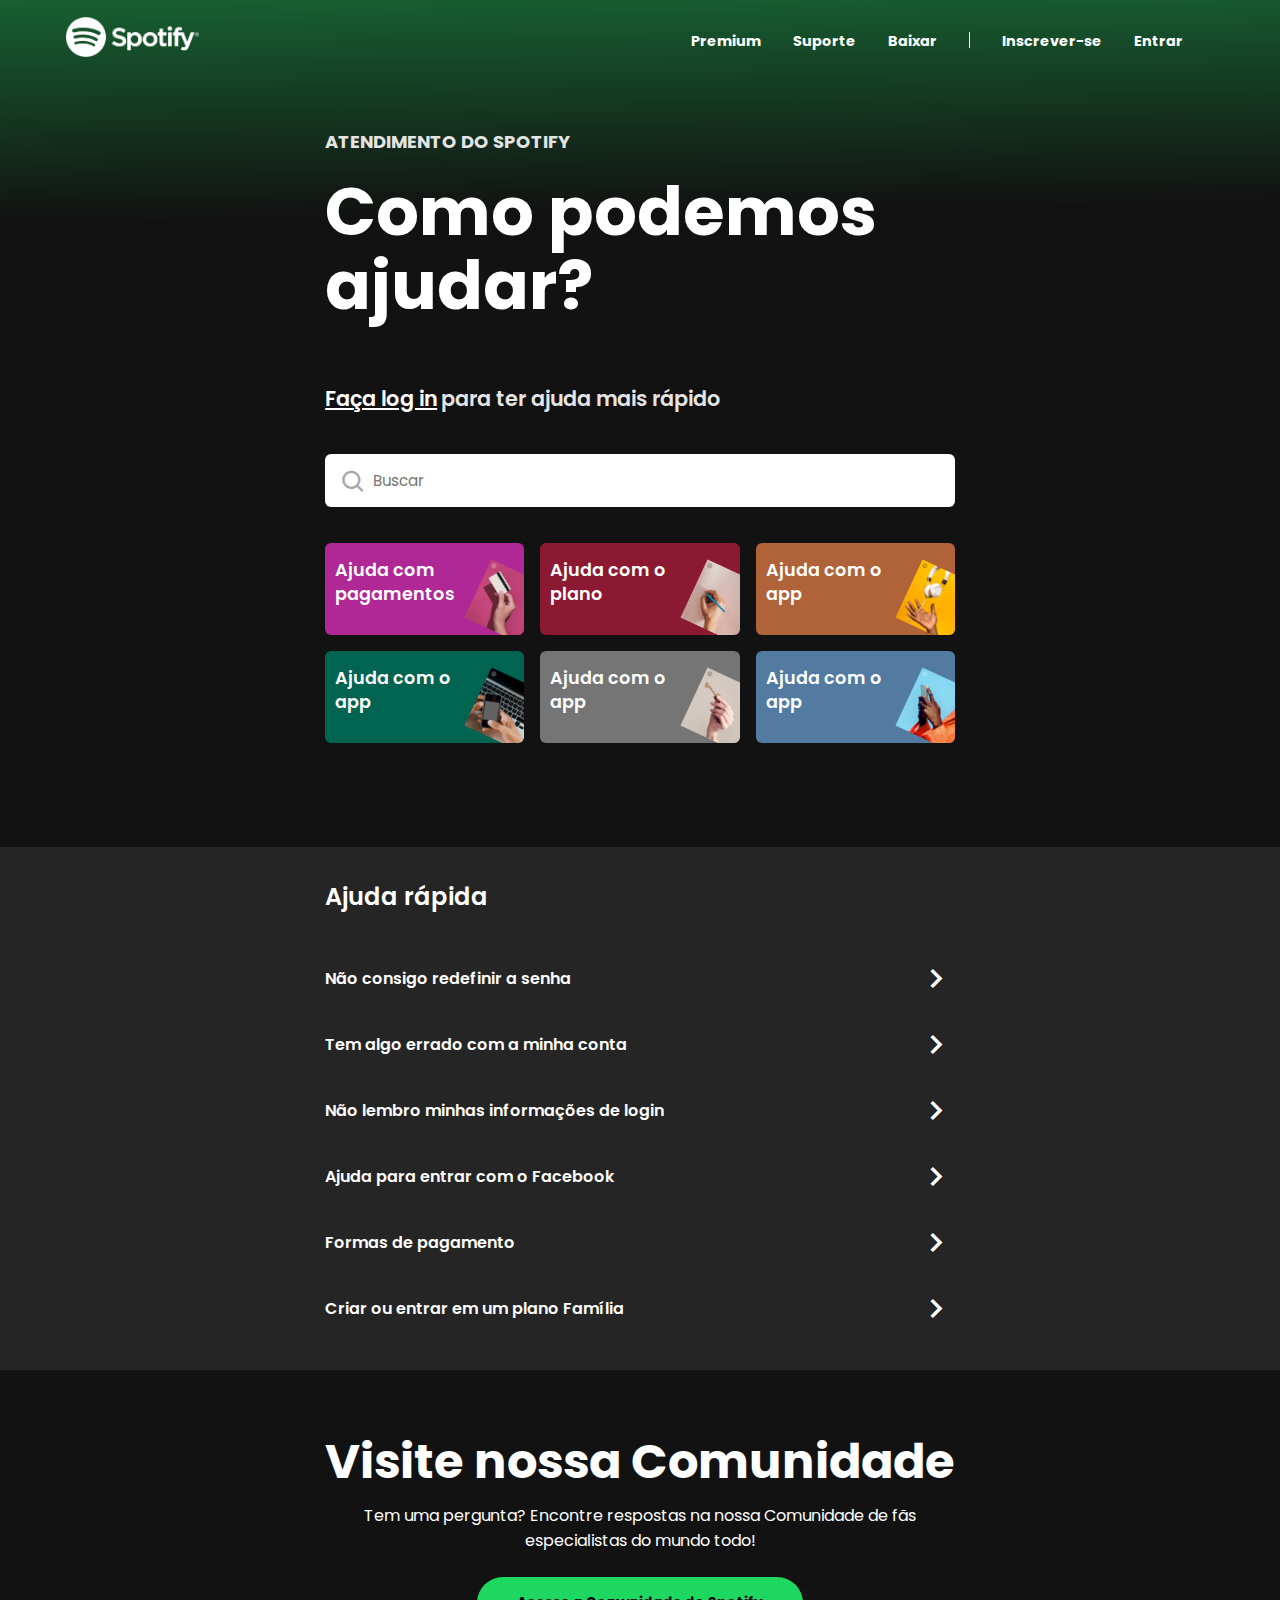
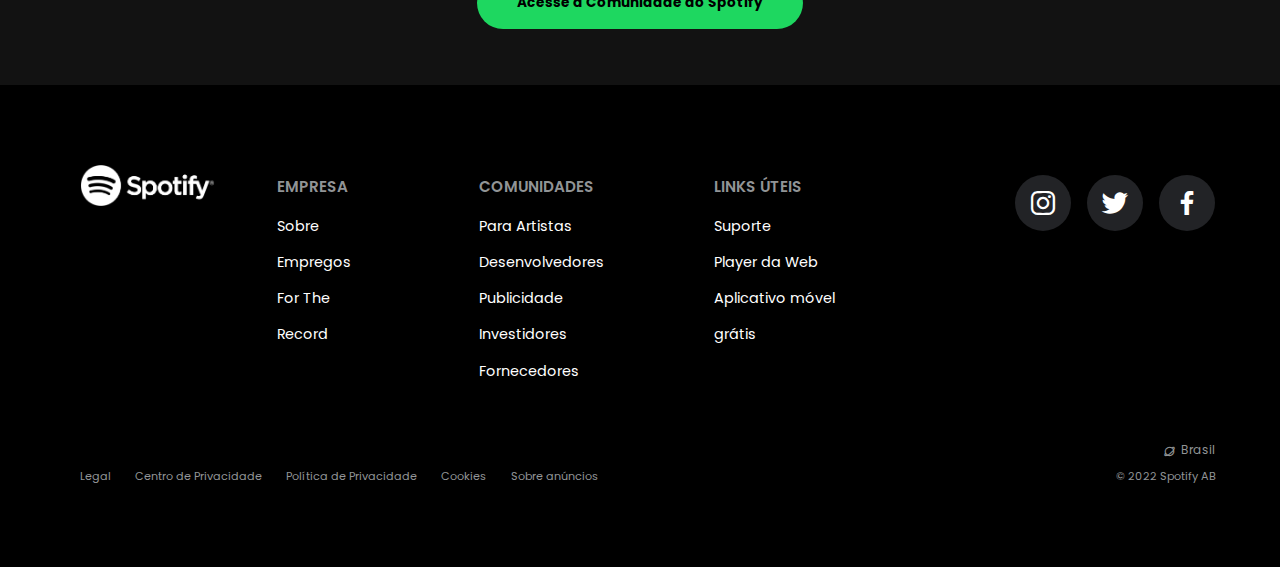
<file: suporte.html>
<!DOCTYPE html>
<html lang="en">
<head>
    <meta charset="UTF-8">
    <meta http-equiv="X-UA-Compatible" content="IE=edge">
    <meta name="viewport" content="width=device-width, initial-scale=1.0">

    <link href='https://unpkg.com/boxicons@2.1.2/css/boxicons.min.css' rel='stylesheet'>

    <link rel="stylesheet" href="/css/global.css">
    <link rel="stylesheet" href="/css/style.css">

    <script src="/index.js" defer></script>

    <title>Suporte - Spotify | By Villar</title>
</head>
<body>

    <header id="header_suporte" onscroll="onScroll()">
        <div class="header" id="container">
            <a href="index.html">
                <img class="logo" src="/images/logo.png" alt="logo-spotify">
            </a>

            <nav>
                <ul id="navbar">
                    <i onclick="closeBtn()" id="closeBtn" class='bx bx-x'></i>
                    <li><a href="index.html">Premium</a></li>
                    <li><a href="suporte.html">Suporte</a></li>
                    <li><a href="download.html">Baixar</a></li>
                    <li class="vertical_line"></li>
                    <li><a href="inscrever.html">Inscrever-se</a></li>
                    <li><a href="login.html">Entrar</a></li>
                    <li>
                        <a href="index.html"><img id="list_logo" src="/images/logo.png" alt=""></a>
                    </li>
                </ul>
                <i onclick="openBtn()" id="openBtn" class='bx bx-menu'></i>
            </nav>
        </div>
    </header>

    <main id="main_suporte__container">
        <div class="main_content">
            <h1>Atendimento do Spotify</h1>
            <h2>Como podemos ajudar?</h2>

            <div class="login_suporte">
                <a href="">Faça log in</a>
                <span>para ter ajuda mais rápido</span>
            </div>

            <div class="search_suporte">
                <i class='bx bx-search'></i>
                <input type="text" placeholder="Buscar">
            </div>

            <div class="categories_suporte">
                <article class="categories_item">
                    <p>Ajuda com pagamentos</p>
                    <img src="/images/article-img-01.png" alt="">
                </article>

                <article class="categories_item">
                    <p>Ajuda com o plano</p>
                    <img src="/images/article-img-02.png" alt="">
                </article>

                <article class="categories_item">
                    <p>Ajuda com o app</p>
                    <img src="/images/article-img-03.png" alt="">
                </article>

                <article class="categories_item">
                    <p>Ajuda com o app</p>
                    <img src="/images/article-img-04.png" alt="">
                </article>

                <article class="categories_item">
                    <p>Ajuda com o app</p>
                    <img src="/images/article-img-05.png" alt="">
                </article>

                <article class="categories_item">
                    <p>Ajuda com o app</p>
                    <img src="/images/article-img-06.png" alt="">
                </article>
            </div>

        </div>

        <div id="help_container">
            <div class="help_content">
                <h2>Ajuda rápida</h2>

                <div class="help_list">
                    <ul>
                        <li>
                            <a href="">Não consigo redefinir a senha</a>
                            <i class='bx bx-chevron-right'></i>
                        </li>

                        <li>
                            <a href="">Tem algo errado com a minha conta</a>
                            <i class='bx bx-chevron-right'></i>
                        </li>

                        <li>
                            <a href="">Não lembro minhas informações de login</a>
                            <i class='bx bx-chevron-right'></i>
                        </li>

                        <li>
                            <a href="">Ajuda para entrar com o Facebook</a>
                            <i class='bx bx-chevron-right'></i>
                        </li>

                        <li>
                            <a href="">Formas de pagamento</a>
                            <i class='bx bx-chevron-right'></i>
                        </li>

                        <li>
                            <a href="">Criar ou entrar em um plano Família</a>
                            <i class='bx bx-chevron-right'></i>
                        </li>
                    </ul>
                </div>
            </div>
        </div>

        <div id="community_container">
            <div class="community_content">
                <div class="community_texts">
                    <h1>Visite nossa Comunidade</h1>
                    <p>Tem uma pergunta? Encontre respostas na nossa Comunidade de fãs especialistas do mundo todo!</p>
                </div>

                <div class="community_btn">
                    <a href="">Acesse a Comunidade do Spotify</a>
                </div>
            </div>
        </div>
    </main>

    <footer>
        <section id="container">
            <div class="footer_infos">
                <div class="logo">
                    <img src="/images/logo.png" alt="logo-spotify">
                </div>

                <div class="footer_list__container">
                    <div class="footer_list">
                        <ul>
                            <li class="footer_list__title">Empresa</li>
                            <li><a href="">Sobre</a></li>
                            <li><a href="">Empregos</a></li>
                            <li><a href="">For The Record</a></li>
                        </ul>
                    </div>

                    <div class="footer_list">
                        <ul>
                            <li class="footer_list__title">Comunidades</li>
                            <li><a href="">Para Artistas</a></li>
                            <li><a href="">Desenvolvedores</a></li>
                            <li><a href="">Publicidade</a></li>
                            <li><a href="">Investidores</a></li>
                            <li><a href="">Fornecedores</a></li>
                        </ul>
                    </div>

                    <div class="footer_list">
                        <ul>
                            <li class="footer_list__title">Links Úteis</li>
                            <li><a href="">Suporte</a></li>
                            <li><a href="">Player da Web</a></li>
                            <li><a href="">Aplicativo móvel grátis</a></li>
                        </ul>
                    </div>
                </div>

                <div class="footer_socials__container">
                    <div class="socials_icons">
                        <i class='bx bxl-instagram'></i>
                        <i class='bx bxl-twitter'></i>
                        <i class='bx bxl-facebook'></i>
                    </div>
                </div>
                
            </div>

            <div class="local_span">
                <div class="planet_icon">
                    <i class='bx bx-planet'></i>
                </div>
                <div class="planet_smalltext">
                    <a href="">Brasil</a>
                </div>
            </div>

            <div class="last_footer">
                <ul class="last_footer__list">
                    <li><a href="">Legal</a></li>
                    <li><a href="">Centro de Privacidade</a></li>
                    <li><a href="">Política de Privacidade</a></li>
                    <li><a href="">Cookies</a></li>
                    <li><a href="">Sobre anúncios</a></li>
                </ul>

                <div class="copyright">
                    <span>&copy; 2022 Spotify AB</span>
                </div>
            </div>
        </section>
    </footer>
    
</body>
</html>
</file>
<file: css/global.css>
@import url('https://fonts.googleapis.com/css2?family=Poppins:wght@400;500;600;700;800&display=swap');

html{
    scroll-behavior: smooth;
}

body{
    font-family: 'Poppins', sans-serif;
}

*{
    margin: 0;
    padding: 0;
    box-sizing: border-box;
    list-style: none;
    outline: none;
    text-decoration: none;
}

:root{
    --primary-color: #000 ;
    --secondary-color: #1d75de;
    --third-color: #efefef;
    --white-color: #fff;

    --hover-color: #1ed760;

    --btn-color: #191414;

    --transition-scale: scale(1.1);
}
</file>
<file: css/style.css>
#container{
    max-width: 1180px;
    height: 100%;
    margin: 0 auto;
    padding: 0 15px;
}

/* ======== HEADER ======== */

header{
    background: var(--primary-color);
    height: 80px;
    position: fixed;
    top: 0;
    width: 100%;
    z-index: 10;
}

.header img{
    cursor: pointer;
    width: 135px;
    height: 40px;
}

.header{
    display: flex;
    justify-content: space-between;
    align-items: center;
}

nav ul{
    display: flex;
    align-items: center;
    gap: 2rem;
}

nav ul li{
    color: var(--white-color);
    font-weight: 400;
}

nav ul li:hover{
    cursor: context-menu; 
}

nav ul li a{
    font-size: 0.9rem;
    font-weight: 700;
    color: var(--white-color);
    transition: .2s;
}

nav ul li a:hover{
    color: var(--hover-color);
}

#openBtn{
    cursor: pointer;
    color: var(--white-color);
    font-size: 1.8rem;
    display: none;
}

#closeBtn{
    cursor: pointer;
    color: var(--white-color);
    font-size: 2.2rem;
    display: none;
}

#list_logo{
    display: none;
}

.vertical_line{
    width: 1px;
    height: 16px;
    background: var(--white-color);
}

/* ======== 1 MÊS GRÁTIS ======== */

main{
    background: var(--secondary-color);
}

.discount_container{
    padding-top: 110px;
    padding-bottom: 40px;
}

.discount_container h1{
    font-size: 40px;
    color: var(--white-color);
}

.discount_subtitle{
    margin: 30px 0;
}

.discount_subtitle h2{
    color: var(--white-color);
    font-weight: 400;
}

.btn_container{
    display: flex;
    gap: 15px;
    margin-top: 35px;
}

.btn_start, .btn_plans{
    display: inline;
    text-align: center;
    background: var(--btn-color);
    padding: 15px;
    border-radius: 40px;
    width: 140px;
    height: 56px;
    transition: .2s;
    cursor: pointer;
}

.btn_start:hover{
    background: var(--primary-color);
    transform: scale(1.1);
}

.btn_plans:hover{
    background: rgba(0, 0, 0, 0.075);
    transform: scale(1.1);
}

.btn_plans{
    background: transparent;
    border: 2px solid var(--white-color);
}

.btn_start a, .btn_plans a{
    text-transform: uppercase;
    color: var(--white-color);
    font-weight: 600;
}

.terms_container{
    margin-top: 40px;
}

.terms_container small{
    display: block;
    font-size: .7rem;
    color: var(--white-color);
}

.terms_container small .underline{
    text-decoration-line: underline;
    color: var(--white-color);
}

/* ======== POR QUE SER PREMIUM ======== */

.premium__container{
    padding: 60px 15px;
}

.premium_title h1{
    text-align: center;
    font-size: 2.2rem;
}

.premium_image__list{
    margin-top: 70px;
}

.premium_image__list ul{
    display: flex;
    align-items: center;
    justify-content: space-between;
    
}

.premium_image__list ul li{
    display: flex;
    flex-direction: column;
    align-items: center;
    padding: 0px 15px 15px 15px;
}

.premium_image__list ul li img{
    width: 144px;
    height: 144px;
}

.premium_desc{
    margin-top: 30px;
    text-align: center;
}

/* ======== ESCOLHA SEU PLANO PREMIUM ======== */

#choose_plans{
    background: var(--third-color);
}

.plans_container{
    padding: 80px 15px;
}

.plans_title{
    text-align: center;
}

.plans_title h2{
    font-size: 2.2rem;
}

.plans_title h3{
    font-size: 1rem;
    font-weight: 400;
    margin: 10px 0;
}

.plans_cards{
    display: flex;
    justify-content: center;
    align-items: center;
    gap: 5px;
    margin-top: 16px;
    position: relative;
}

.plans_cards img{
    width: 29px;
    height: 20px;
}

#dropdown_cards span{
    font-size: 0.85rem;
    text-decoration-line: underline;
    color: var(--primary-color);
}

.cards_container{
    width: 140px;
    background: var(--white-color);
    border-radius: 8px;
    position: absolute;
    left: 51.7%;
    top: 130%;
    display: flex;
    align-items: center;
    z-index: 5;
    padding: 8px 4px;
    box-shadow: rgba(0, 0, 0, 0.226) 1px 0 12px 0;
}

.cards_container ul{
    width: 100%;
    display: grid;
    grid-template-columns: 1fr 1fr 1fr 1fr;
    gap: 5px;
}

.cards_container{
    display: none;
}

.plans_tables{
    display: flex;
    justify-content: space-between;
    align-items: center;
    margin-top: 70px;
    padding-bottom: 75px;
    gap: 1.5rem;
}

.plan_table{
    background: var(--white-color);
    box-shadow: rgba(0, 0, 0, 0.342) 0px 0px 10px 2px;
    border-radius: 8px;
    padding: 16px;
    width: 290px;
}

.plan_table__titles span{
    background: var(--secondary-color);
    color: var(--white-color);
    padding: 4px 8px;
    font-size: 0.85rem;
    border-radius: 4px;
    font-weight: 700;
    display: inline-block;
    margin-top: 10px;
}

.plan_table__titles span:nth-child(3){
    background: transparent;
    border: 1px solid var(--secondary-color);
    color: var(--secondary-color);
    padding: 4px 8px;
    font-size: 0.85rem;
    border-radius: 4px;
    margin-bottom: 8px;
    font-weight: 700;
}

.plan_table__title{
    margin-top: 2px;
    padding-bottom: 20px;
    border-bottom: 2px solid rgb(204 204 204);
}

.plan_table__title h2{
    font-weight: 600;
}

.plan_table__title p{
    display: block;
}

.plan_table__title span{
    font-size: 0.9rem;
    margin-top: 5px;
    display: inline-block;
}

.plan_checks{
    padding-top: 20px;
}

.plan__check{
    display: flex;
    align-items: center;
    gap: 10px;
    margin-bottom: 10px;
}

.plan__check i{
    font-size: 35px;
}

.plan__check p{
    display: block;
    font-size: .9rem;
}

.plans_btn{
    margin-top: 10rem;
    display: flex;
    justify-content: center;
}

.plans_btn a{
    display: inline;
    text-align: center;
    background: var(--btn-color);
    padding: 15px;
    border-radius: 40px;
    color: var(--white-color);
    font-weight: 700;
    width: 100%;
    transition: .2s;
    cursor: pointer;
}

.plans_btn a:hover{
    background: var(--primary-color);
    transform: scale(1.1);
}

#university_btn{
    background: var(--primary-color);
}

.plans_small__text{
    line-height: 1.4;
    margin-top: 25px;
}

.plans_small__text span{
    font-size: .70rem;
    text-align: center;
    margin-bottom: 4rem;
    display: inline-block;
}

/* ====== FOOTER ====== */

footer{
    width: 100%;
    background: var(--primary-color);
}

footer .logo, .footer_list{
    padding: 0px 15px;
}

footer .logo img{
    width: 135px;
}

.footer_infos{
    display: flex;
    gap: 2rem;
    padding: 80px 0 50px;
}

.footer_list__container{
    display: flex;
    gap: 5rem;
}


.footer_list__title{
    color: #919496;
    text-transform: uppercase;
    font-weight: 600;
    font-size: .95rem;
    margin: 10px 0;
}

.footer_list ul li a{
   line-height: 2.5;
   color: var(--white-color);
   font-size: 0.9rem;
   transition: .2s;
}

.footer_list ul li a:hover{
    color: var(--hover-color);
}

.footer_socials__container{
    margin-left: 7rem;
}

.socials_icons{
    display: flex;
    align-items: center;
    justify-content: center;
    gap: 1rem;
    margin: 10px 0;
}

.socials_icons i{
    color: var(--white-color);
    font-size: 2rem;
    background: #222326;
    padding: 12px;
    border-radius: 50%;
    cursor: pointer;
    transition: .2s;
}

.socials_icons i:hover{
    color: var(--hover-color);
}

.local_span{
    display: flex;
    justify-content: flex-end;
    align-items: center;
    width: 100%;
    gap: 5px;
}

.planet_icon{
    color: #919496;
    margin-top: 5px;
    font-size: .8rem;
}

.planet_smalltext a{
    color: #919496;
    font-size: .75rem;
    transition: .2s;
    display: block;
}

.planet_smalltext a:hover{
    color: var(--hover-color);
}

.last_footer{
    display: flex;
    justify-content: space-between;
    padding: 0 0 80px 0;
}

.last_footer__list{
    display: flex;
    gap: 1.5rem;
    margin: 0 45px 0 0;
    padding: 0 0 0 15px;
}

.last_footer__list li a{
    color: #919496;
    font-size: .7rem;
    transition: .2s;
}

.last_footer__list li a:hover{
    color: var(--hover-color);
}

.copyright span{
    color: #919496;
    font-size: .7rem;
}

/* ====== MAIN SUPORTE PAGE ====== */

#header_suporte{
    position: absolute;
    background: transparent;
}

#main_suporte__container{
    width: 100%;
    background: rgb(37,37,37);
    background: linear-gradient(359deg, #121212 87%, rgba(30,215,96,1) 120%);
}

.main_content{
    max-width: 668px;
    margin: 0 auto;
    padding: 8rem 1.2rem 3rem 1.2rem;
}

.main_content h1{
    text-transform: uppercase;
    color: #e4e4e4;
    font-size: 1.125rem;
    padding-bottom: 20px;
}

.main_content h2{
    font-size: 4.2rem;
    color: var(--white-color);
    line-height: 1.1;
    padding-bottom: 40px;
}

.login_suporte{
    margin: 20px 0;
}

.login_suporte a{
    color: var(--white-color);
    font-size: 1.3rem;
    font-weight: 600;
    text-decoration-line: underline;
}

.login_suporte span{
    font-size: 1.3rem;
    font-weight: 600;
    color: #e4e4e4;
}

.search_suporte{
    padding: 20px 0;
    width: 100%;
    position: relative;
}

.search_suporte i{
    position: absolute;
    top: 38%;
    left: 15px;
    font-size: 1.7rem;
    color: #a7a7a7;
}

.search_suporte input{
    width: 100%;
    height: 3.3rem;
    padding-left: 48px;
    font-family: 'Poppins', sans-serif;
    font-size: 0.95rem;
    border-radius: 6px;
    border: transparent;
}

.categories_suporte{
    display: grid;
    grid-template-columns: 1fr 1fr 1fr;
    gap: 1rem;
    padding-top: 16px;
    margin-bottom: 56px;
}

.categories_item{
    height: 92px;
    background: rgb(175 40 150);
    border-radius: 6px;
    position: relative;
    overflow: hidden;
    cursor: pointer;
}

.categories_item:nth-child(2){
    background: rgb(140 25 50);
}

.categories_item:nth-child(3){
    background: rgb(176 98 57);
}

.categories_item:nth-child(4){
    background: rgb(0 100 80);
}

.categories_item:nth-child(5){
    background: rgb(117 117 117);
}

.categories_item:nth-child(6){
    background: rgb(83 122 161);
}

.categories_item p{
    color: var(--white-color);
    width: 150px;
    line-height: 1.4;
    padding: 15px 10px;
    font-weight: 600;
    font-size: 1.1rem;
}

.categories_item img{
    position: absolute;
    right: -15px;
    top: 30%;
    transform: rotate(25deg);
}

#help_container{
    background: rgba(37,37,37,1);
}

.help_content{
    max-width: 668px;
    margin: 0 auto;
    padding: 0 1.2rem 1.8rem 1.2rem;
}

.help_content h2{
    color: var(--white-color);
    font-weight: 600;
    padding: 32px 0;
}

.help_list ul li{
    display: flex;
    justify-content: space-between;
    align-items: center;
    padding: 13px 0;
    cursor: pointer;
}

.help_list ul li a{
    color: var(--white-color);
    font-size: 1rem;
    font-weight: 600;
}

.help_list ul li a:hover{
    text-decoration-line: underline;
}

.help_list ul li i{
    color: var(--white-color);
    font-size: 2.5rem;
}

.community_content{
    max-width: 668px;
    margin: 0 auto;
    padding: 56px 16px;
}

.community_texts{
    text-align: center;
}

.community_texts h1{
    font-size: 3rem;
    color: var(--white-color);
    padding-bottom: 5px;
}

.community_texts p{
    color: var(--white-color);
    padding-bottom: 1.5rem;
}

.community_btn{
    display: flex;
    justify-content: center;
}

.community_btn a{
    text-align: center;
    color: var(--primary-color);
    font-size: .85rem;
    border-radius: 30px;
    background: var(--hover-color);
    padding: 1rem 2.5rem;
    display: block;
    font-weight: 700;
    transition: .2s;
}

.community_btn a:hover{
    transform: scale(1.1);
}

/* ====== DOWNLOAD PAGE ====== */

.download_container{
    width: 100%;
    background: rgb(25 230 140);
}

.download_content{
    max-width: 1080px;
    margin: 0 auto;
    padding: 8rem 2rem;
    display: flex;
    flex-direction: column;
    justify-content: center;
    align-items: center;
    text-align: center;
}

.download_images{
    position: relative;
    overflow: hidden;
    margin: 64px 0 40px 0;
}

.download_images img:nth-child(1){
    width: 9rem;
}

.download_images img:nth-child(2){
    position: absolute;
    left: 52px;
    top: 20px;
    width: 2.5rem;
}

.download_images img:nth-child(3){
    position: absolute;
    left: 65px;
    top: 35px;
    width: .8rem;
}

.download_texts h1{
    font-size: 3rem;
    padding-bottom: 20px;
}

.download_texts p{
    margin-bottom: 32px;
}

.download_btn{
    background: var(--white-color);
    padding: 12px 32px;
    border-radius: 30px;
    cursor: pointer;
    box-shadow: rgba(0, 0, 0, 0.233) 0px 2px 8px 0;
    transition: .2s;
}

.download_btn:hover{
    transform: scale(1.1);
    background: #eeeeee;
}

.download_btn a{
    color: var(--primary-color);
    font-size: .85rem;
    font-weight: 600;
}

.store_content{
    max-width: 1080px;
    margin: 0 auto;
    text-align: center;
    padding: 70px 15px;
}

.store_content h1{
    font-size: 2rem;
    padding-bottom: 20px;
    line-height: 1.2;
}

.companies{
    display: flex;
    justify-content: center;
    align-items: center;
    gap: .9rem;
    margin-top: 15px;
    flex-wrap: wrap;
}

.companies img{
    height: 40px;
}

.companies img:nth-child(2){
    height: 59px;
}

.list_download{
    width: 100%;
    background: rgb(34 35 38);
    display: flex;
    align-items: center;
    justify-content: center;
}

.list_content{
    max-width: 1080px;
    margin: 0 auto;
    padding: 70px 15px 50px;
    text-align: center;
}

.list_content img{
    width: 50%;
}

.list_content h1{
    font-size: 2rem;
    color: var(--white-color);
    margin-top: 10px;
}

.list_container ul{
    display: flex;
    justify-content: center;
    flex-wrap: wrap;
    gap: .9rem;
    margin-top: 2rem;
    padding: 20px 0;
}

.list_container ul li{
    text-transform: uppercase;
    color: var(--white-color);
}

.list_container ul li a{
    color: var(--hover-color);
    text-decoration-line: underline;
}

/* ====== MEDIA QUERIES ====== */

@media screen and (max-width: 1180px) {

    .premium_image__list ul{
        display: grid;
        grid-template-columns: 1fr 1fr;
        gap: 2rem;
    }

    .plans_tables{
        flex-direction: column;
    }

    .plan_table{
        width: 500px;
    }

    .plans_btn{
        margin-top: 3rem;
    }

    .footer_infos .logo{
        padding: 0;
    }

    .footer_infos{
        flex-direction: column;
        align-items: flex-start;
    }

    .footer_socials__container{
        margin: 0;
    }

    .last_footer__list{
        padding: 0;
    }
}

@media screen and (max-width: 768px) {

    header{
        height: 55px;
    }
    
    .header img{
        width: 95px;
        height: 29px;
    }

    #openBtn, #closeBtn, #list_logo{
        display: block;
    }

    #list_logo{
        margin-top: 2rem;
    }

    #closeBtn{
        display: flex;
        justify-content: flex-end;
    }

    nav ul{
        background: var(--primary-color);
        display: flex;
        flex-direction: column;
        align-items: stretch;
        position: fixed;
        right: -290px;
        top: 0;
        padding: 10px 40px;
        width: 290px;
        height: 100%;
        transition: .3s;
    }

    nav ul li a{
        font-size: 1.4rem;
    }

    .vertical_line{
        transform: rotate(90deg);
        margin-left: 10px;
    }

    .premium_image__list ul{
        display: grid;
        grid-template-columns: 1fr;
        gap: 2rem;
    }

    .premium__container{
        padding: 40px 0;
    }

    .premium_title h1{
        font-size: 1.5rem;
        line-height: 1.2;
    }

    .discount_container{
        padding-top: 85px;
    }

    .discount_title h1{
        font-size: 28px;
    }
    .discount_subtitle h2{
        font-size: 18px;
        display: inline-block;
        margin-bottom: 25px;
    }

    .btn_container{
        flex-direction: column;
    }

    .btn_start, .btn_plans{
        width: 100%;
    }
    
    .plan_table{
        width: 100%;
    }

    .footer_list__container{
        flex-direction: column;
        gap: 1rem;
    }

    .footer_list{
        padding: 0;
    }

    .local_span{
        justify-content: flex-start;
    }

    .last_footer{
        flex-direction: column;
        margin-top: 10px;
    }

    .last_footer__list{
        margin: 15px 0 35px 0;
        line-height: .2;
        flex-direction: column;
    }

    /* ========== SUPORTE =========== */

    .main_content{
        padding-top: 6rem;
    }

    .main_content h2{
        font-size: 2.8rem;
    }

    .community_texts h1{
        font-size: 2rem;
        padding-bottom: 20px;
        line-height: 1.2;
    }

    .community_texts p{
        font-size: .9rem;
    }

    /* ========== DOWNLOAD =========== */

    .download_images{
        margin: 64px 0 30px 0;
    }

    .download_content{
        padding: 3.5rem 2rem;
    }

    .download_texts h1{
        font-size: 2.5rem;
        padding-bottom: 15px;
        line-height: 1.1;
    }

    .list_container ul{
        flex-direction: column;
        padding: 0;
    }

    .list_content h1{
        font-size: 1.5rem;
    }

    .list_content img{
        width: 70%;
    }
}

@media screen and (max-width: 620px) {
    .categories_suporte{
        grid-template-columns: 1fr 1fr;
    }
}

@media screen and (max-width: 460px) {

    .categories_suporte{
        grid-template-columns: 1fr;
    }
}
</file>
<file: css/signup.css>
#container{
    max-width: 450px;
    margin: 0 auto;
    display: flex;
    flex-direction: column;
    align-items: center;
    justify-content: center;
}

.header_container{
    display: flex;
    flex-direction: column;
    align-items: center;
    justify-content: center;
    padding-top: 35px;
    text-align: center;
}

.header_container svg{
    width: 140px;
}

.header_text{
    margin-top: 40px;
}

.header_text h1{
    font-size: 1.7rem;
    line-height: 35px;
}

.header_buttons{
    margin-top: 25px;
    display: flex;
    flex-direction: column;
    gap: 1.5rem;
}

#facebook_btn{
    display: flex;
    align-items: center;
    justify-content: center;
    gap: .8rem;
    width: 394px;
    background: #405a93;
    border-radius: 30px;
}

#facebook_btn a{
    padding: 12px 0;
    font-weight: 600;
    font-size: .9rem;
    color: var(--white-color);
}

#facebook_btn i{
    color: var(--white-color);
    font-size: 1.5rem;
}

#google_btn{
    display: flex;
    align-items: center;
    justify-content: center;
    gap: .8rem;
    width: 394px;
    border: 2px solid var(--primary-color);
    background: transparent;
    border-radius: 30px;
}

#google_btn a{
    padding: 12px 0;
    font-weight: 600;
    font-size: .9rem;
    color: var(--primary-color);
}

#google_btn i{
    color: var(--primary-color);
    font-size: 1.5rem;
}

.divisors{
    margin-top: 25px;
    display: flex;
    align-items: center;
    gap: 1rem;
}

.divisors span{
    color: rgb(127 127 127);
    font-size: .9rem;
}

.divisor{
    width: 165px;
    height: 1px;
    background: rgb(127 127 127);
}

form{
    margin-top: 20px;
}

.form_group{
    display: flex;
    flex-direction: column;
    gap: .5rem;
    padding-bottom: 24px;
}

.form_group label{
    font-weight: 700;
    font-size: .8rem;
}

.form_group input{
    width: 100%;
    height: 55px;
    padding: 0 15px;
    font-family: 'Poppins', sans-serif;
    font-size: .9rem;
}

.form_group a{
    text-decoration-line: underline;
    font-size: .75rem;
    color: var(--hover-color);
}

.form_group span{
    text-decoration-line: underline;
    font-size: .75rem;
}  

.radio_container{
    display: flex;
    gap: 1.8rem;
    flex-wrap: wrap;
}

.radio_content input{
    width: 15px;
}

.radio_content{
    display: flex;
    gap: 10px;
    align-items: center;
}

.radio_content label{
    font-weight: 400;
    font-size: .85rem;
}

.checkbox_container{
   display: flex;
   flex-direction: column;
   align-items: flex-start;
   gap: 2rem;
}

.checkbox{
    display: flex;
    align-items: center;
    justify-content: center;
    gap: 1rem;
}

.checkbox p{
    font-size: .85rem;
    margin-top: 2.7px;
}

.checkbox a{
    color: rgb(29 185 84);
    text-decoration-line: underline;
}

.recaptcha_container{
    margin: 2rem 0;
}

.last_text{
    text-align: center;
    padding: 0 10px;
    padding-bottom: 18px;
}

.last_text p{
    font-size: .7rem;
}

.last_text a{
    color: rgb(29 185 84);
    text-decoration-line: underline;
}

.btn_submit{
    width: 100%;
    display: flex;
    justify-content: center;
    padding-bottom: 20px;
}

button{
    width: 190px;
    height: 60px;
    border-radius: 30px;
    border: transparent;
    background: var(--hover-color);
    color: var(--primary-color);
    font-weight: 700;
    font-family: 'Poppins', sans-serif;
    font-size: 1rem;
}

.last_text span{
    font-size: .85rem;
}

@media screen and (max-width: 768px){
    #container{
        width: 350px;
    }

    form{
        width: 300px;
    }

    .header_container{
        width: 100%;
    }

    .header_text h1{
        font-size: 1.5rem;
        line-height: 35px;
    }

    .divisors{
        width: 70%;
    }

    #facebook_btn, #google_btn{
        width: 300px;
    }

    .radio_container{
        flex-direction: column;
        gap: .1rem;
    }
}
</file>
<file: css/login.css>
.header_container{
    width: 100%;
    display: flex;
    justify-content: center;
    border-bottom: 1px solid rgba(117, 117, 117, 0.24);
    margin-bottom: 30px;
}

.header_container svg{
    width: 190px;
    padding: 25px 0;
}

form{
    display: flex;
    align-items: center;
    flex-direction: column;
}

.form_title span{
    font-weight: 700;
    font-size: .8rem;
}

.header_buttons{
    margin-top: 10px;
    display: flex;
    flex-direction: column;
    gap: .7rem;
}

#facebook_btn{
    display: flex;
    align-items: center;
    justify-content: center;
    gap: .8rem;
    width: 450px;
    background: #405a93;
    border-radius: 30px;
}

#facebook_btn a{
    padding: 12px 0;
    font-weight: 600;
    font-size: .9rem;
    color: var(--white-color);
    text-transform: uppercase;
}

#facebook_btn i{
    color: var(--white-color);
    font-size: 1.5rem;
}

#apple_btn{
    display: flex;
    align-items: center;
    justify-content: center;
    gap: .8rem;
    width: 450px;
    background: var(--primary-color);
    border-radius: 30px;
}

#apple_btn a{
    padding: 12px 0;
    font-weight: 600;
    font-size: .9rem;
    color: var(--white-color);
    text-transform: uppercase;
}

#apple_btn i{
    color: var(--white-color);
    font-size: 1.5rem;
}

#google_btn{
    display: flex;
    align-items: center;
    justify-content: center;
    gap: .8rem;
    width: 450px;
    border: 1px solid rgba(0, 0, 0, 0.404);
    background: transparent;
    border-radius: 30px;
}

#google_btn a{
    padding: 12px 0;
    font-weight: 600;
    font-size: .9rem;
    color: var(--primary-color);
    text-transform: uppercase;
}

#google_btn i{
    color: var(--primary-color);
    font-size: 1.5rem;
}

.divisors{
    margin-top: 25px;
    display: flex;
    align-items: center;
    gap: 1rem;
}

.divisors span{
    color: rgb(127 127 127);
    font-size: .9rem;
}

.divisor{
    width: 195px;
    height: 1px;
    background: rgb(127 127 127);
}

.form_group{
    display: flex;
    flex-direction: column;
    gap: .5rem;
    margin-top: 20px;
}

.form_group label{
    font-weight: 700;
    font-size: .8rem;
}

.form_group input{
    width: 450px;
    height: 50px;
    padding: 0 15px;
    font-family: 'Poppins', sans-serif;
    font-size: .9rem;
}

.form_group a{
    font-size: .85rem;
    padding-top: 5px;
    color: var(--primary-color);
}

.checkbox_btn{
    padding-top: 5px;
    width: 450px;
    display: flex;
    justify-content: space-between;
    align-items: center;
    border-bottom: 2px solid rgba(128, 128, 128, 0.233);
    padding-bottom: 20px;
}

.checkbox{
    display: flex;
    align-items: center;
    gap: 1rem;
}

.checkbox input:checked{
    background-color: var(--hover-color);
}

.checkbox span{
    font-size: .85rem;
    margin-top: 2px;
}

.btn_login button{
    width: 130px;
    height: 50px;
    border-radius: 30px;
    border: transparent;
    background: var(--hover-color);
    font-size: .95rem;
    text-transform: uppercase;
    font-weight: 700;
    font-family: 'Poppins', sans-serif;
    transition: all ease-in .2s;
    cursor: pointer;
}

.btn_login button:hover{
    transform: scale(1.1);
    box-shadow: rgba(0, 0, 0, 0.233) 0px 2px 8px 0;
}

.no_account{
    padding-top: 30px;
    text-align: center;
    margin-bottom: 40px;
}

.no_account a{
    display: block;
    margin-top: 20px;
    width: 450px;
    padding: 10px;
    background: transparent;
    border: 1px solid rgba(0, 0, 0, 0.452);
    border-radius: 30px;
    font-weight: 600;
    color: rgb(102, 102, 102);
    letter-spacing: .8px;
    transition: .2s;
}

.no_account a:hover{
    border: 1px solid black;
}

@media screen and (max-width: 768px){
    .header_container svg{
        width: 130px;
        padding: 15px 0;
    }

    #facebook_btn, #apple_btn, #google_btn{
        width: 320px;
    }

    .divisor{
        width: 130px;
    }

    .form_group input{
        width: 320px;
    }

    .checkbox_btn{
        width: 320px;
    }

    .no_account a{
        width: 320px;
        letter-spacing: 0;
    }
}

@media screen and (max-width: 400px){

    #facebook_btn, #apple_btn, #google_btn{
        width: 290px;
    }

    .divisor{
        width: 115px;
    }

    .form_group input{
        width: 290px;
    }

    .checkbox_btn{
        width: 290px;
    }

    .no_account a{
        width: 290px;
        letter-spacing: 0;
    }
}
</file>
